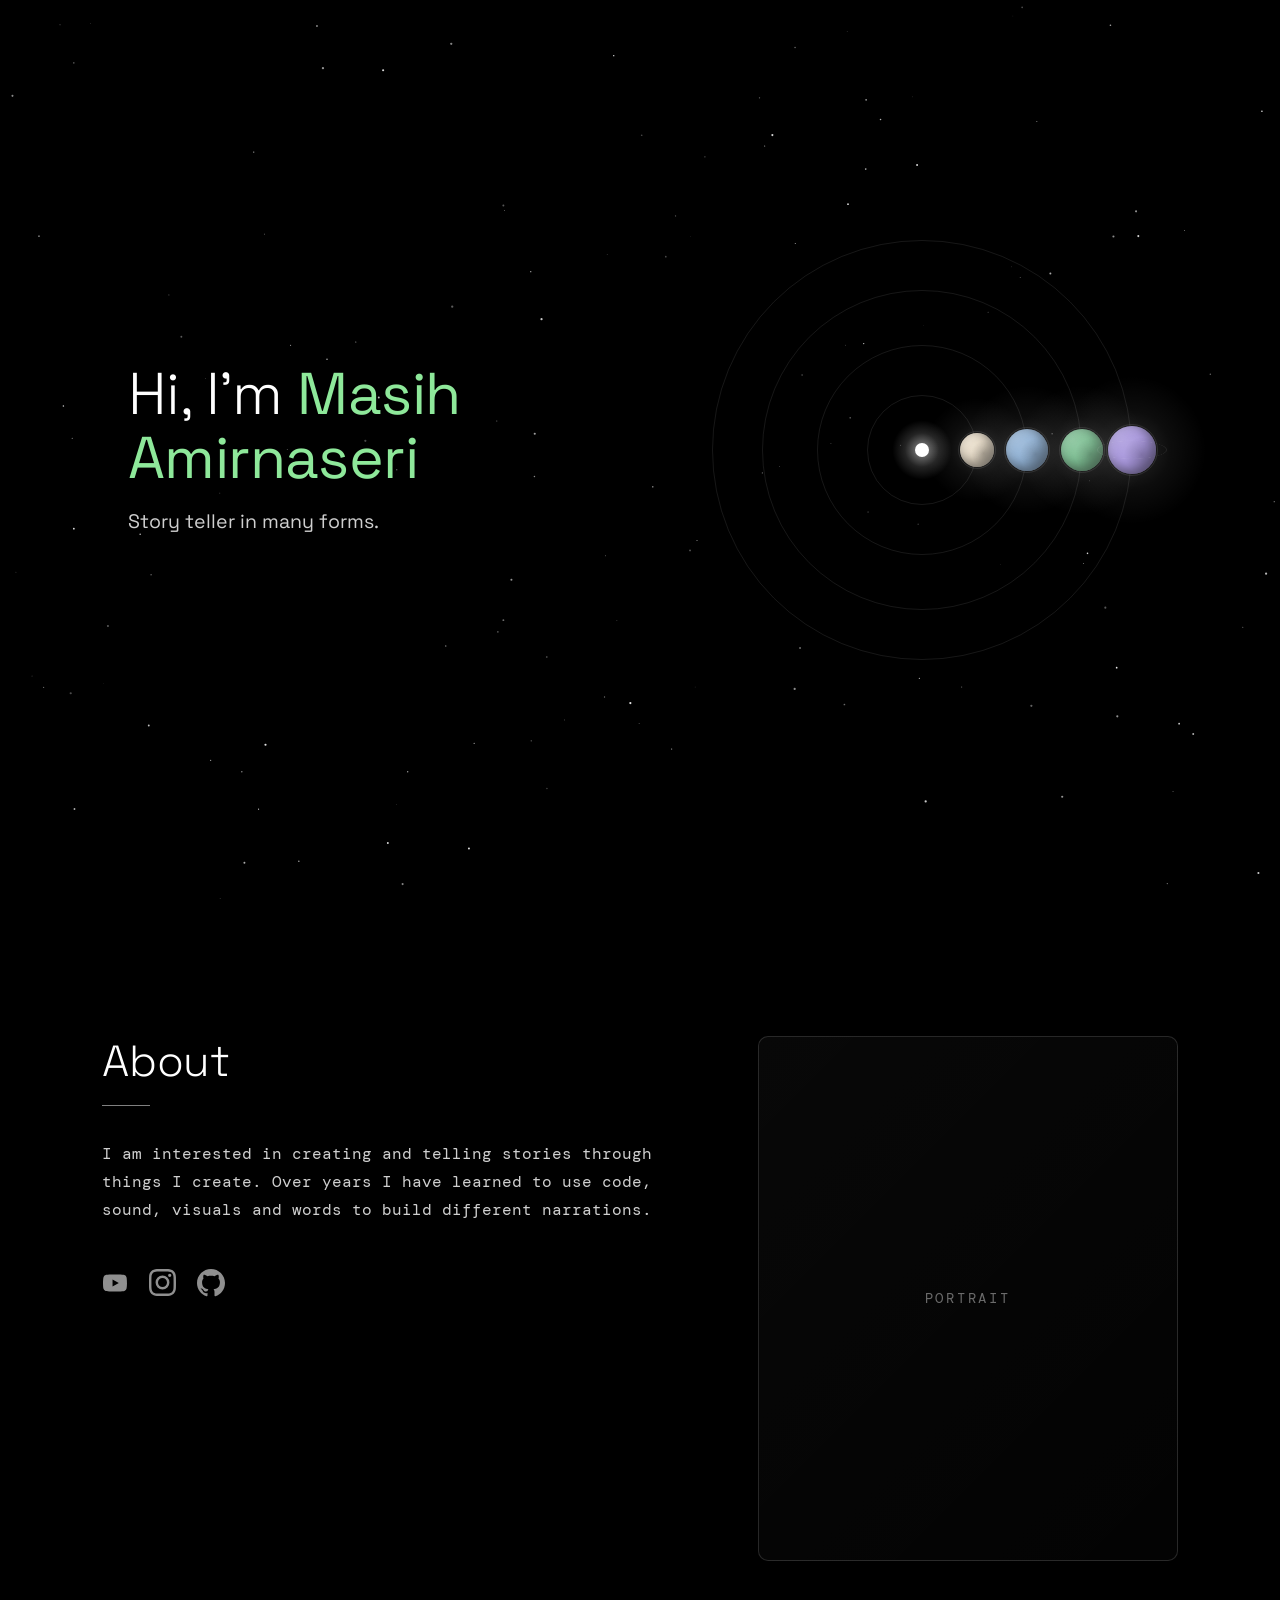
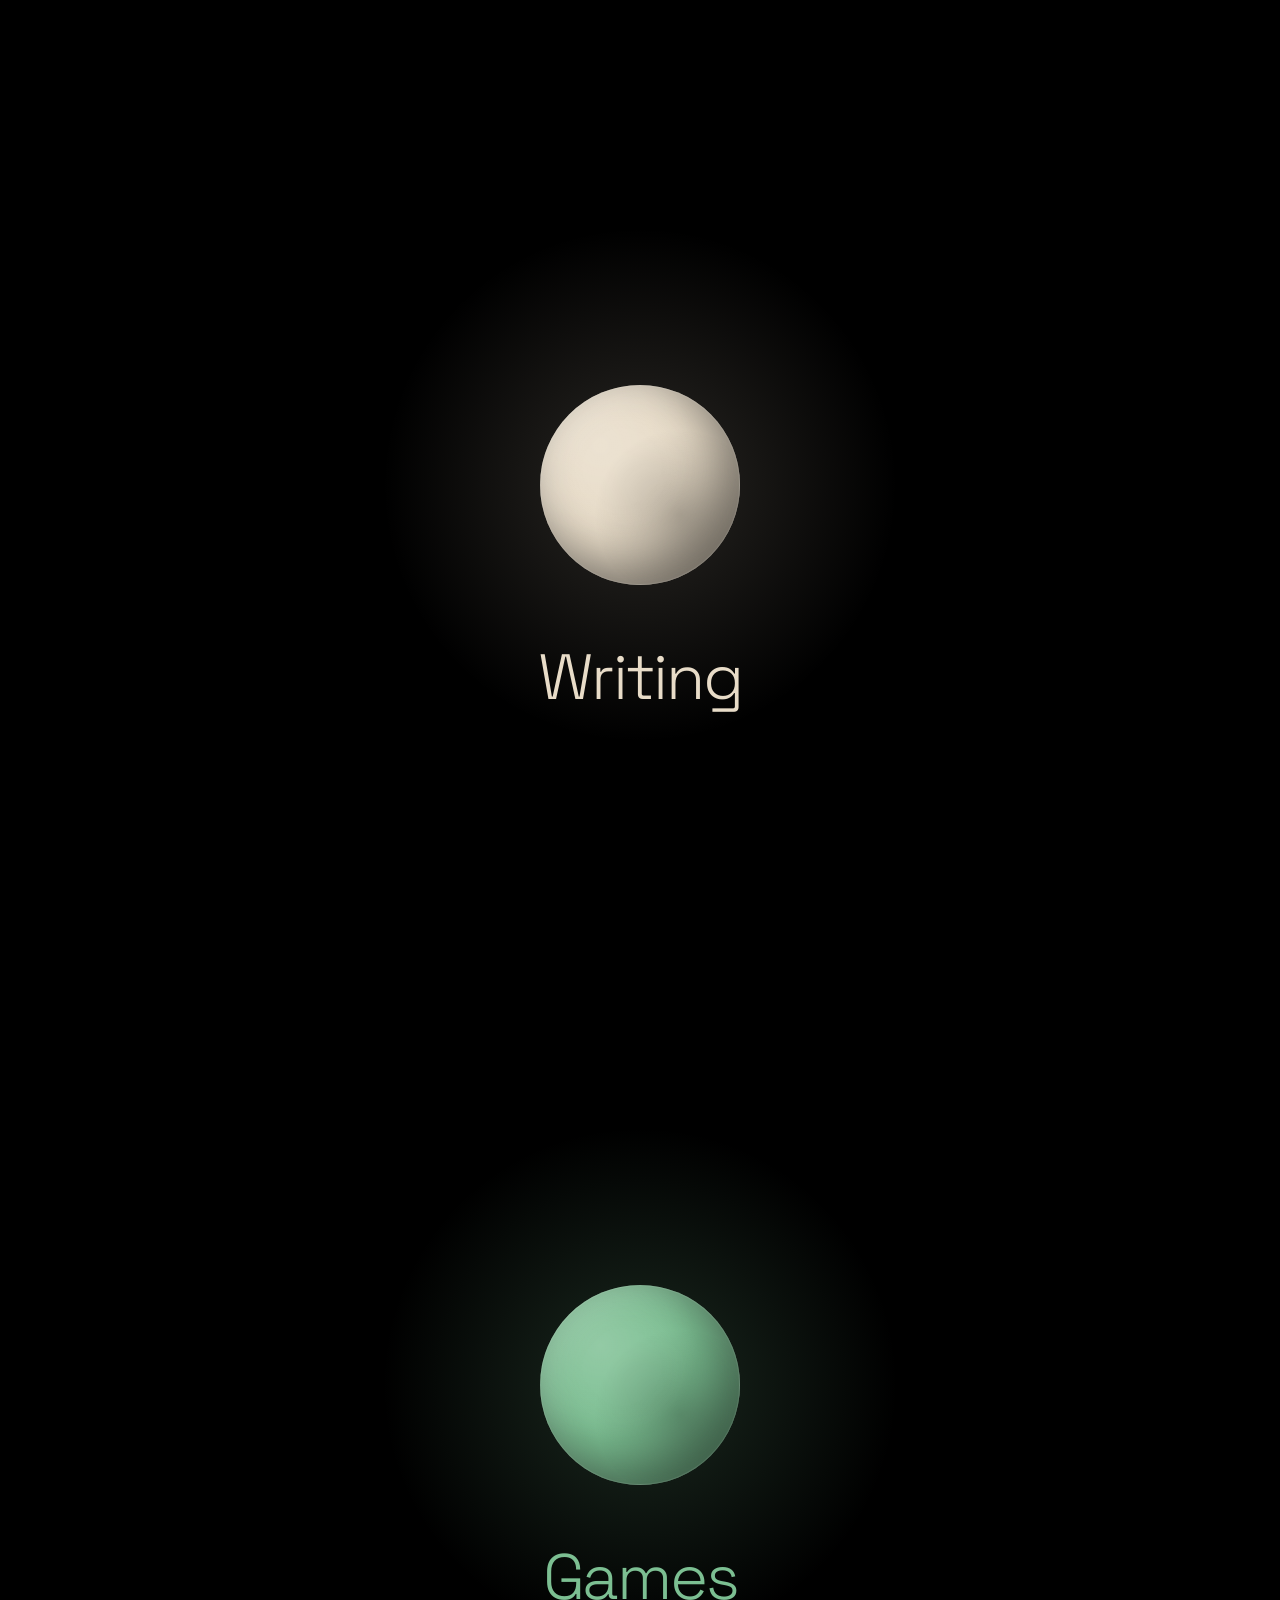
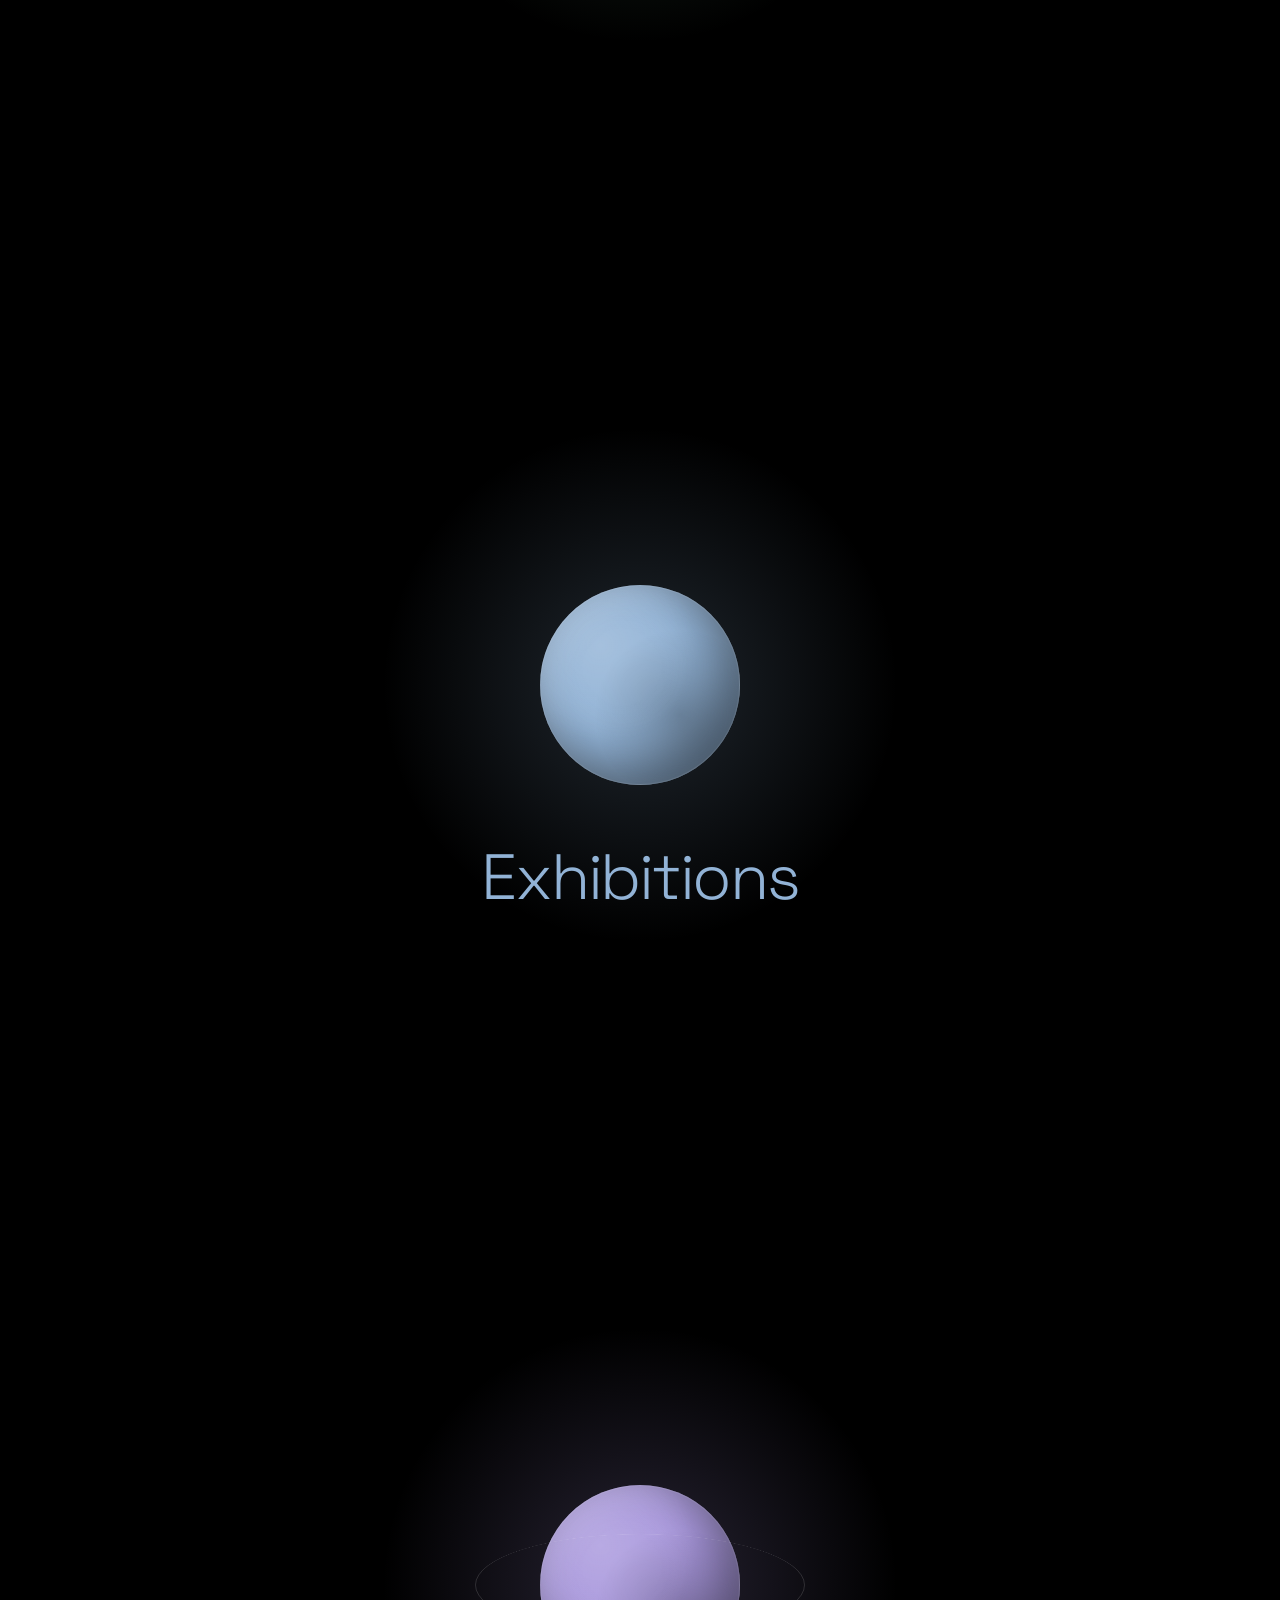
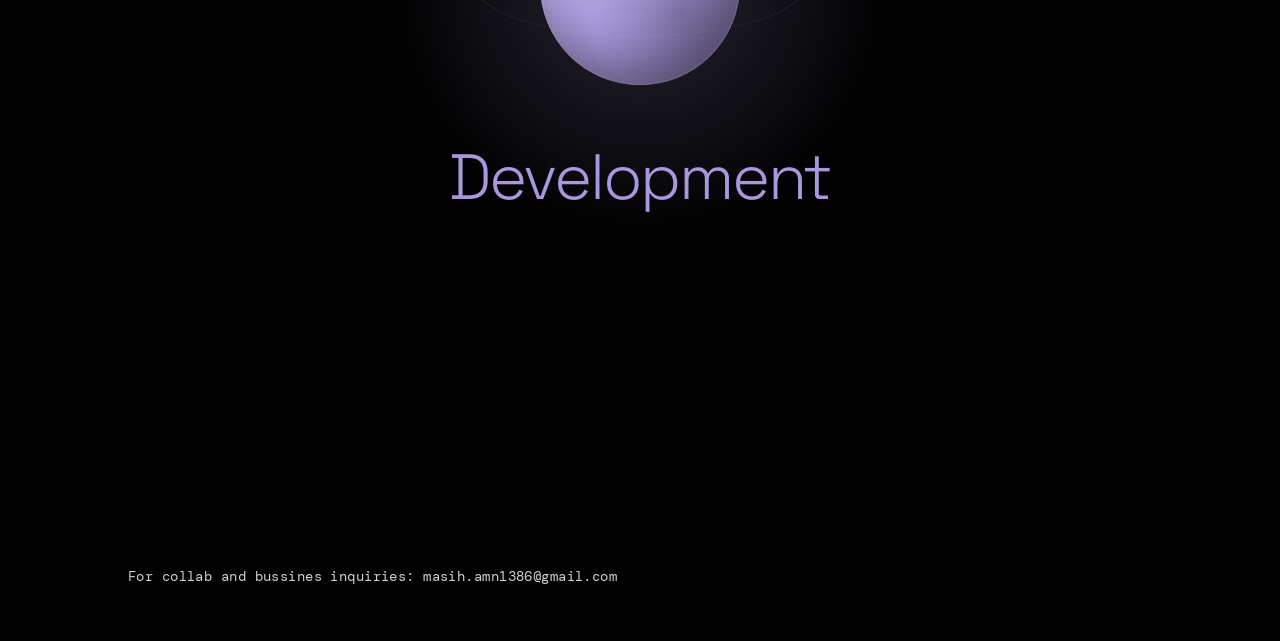
<file: index.html>
<!DOCTYPE html>
<html lang="en">
<head>
    <meta charset="UTF-8">
    <meta name="viewport" content="width=device-width, initial-scale=1.0">
    <title>Masih Amirnaseri</title>
    <meta name="description" content="Masih Amirnaseri — working across writing, interactive games, physical exhibitions, and digital platforms.">
    <meta name="theme-color" content="#000000">
    <link rel="canonical" href="https://masihamirnaseri.com/">

    <!-- Social preview. Update domain and add og:image later. -->
    <meta property="og:type" content="website">
    <meta property="og:title" content="Masih Amirnaseri">
    <meta property="og:description" content="Working across writing, interactive games, physical exhibitions, and digital platforms.">
    <meta property="og:site_name" content="Masih Amirnaseri">
    <meta property="og:url" content="https://masihamirnaseri.com/">
    <meta name="twitter:card" content="summary_large_image">
    <meta name="twitter:title" content="Masih Amirnaseri">
    <meta name="twitter:description" content="Working across writing, interactive games, physical exhibitions, and digital platforms.">

    <link rel="icon" href="data:image/svg+xml,<svg xmlns='http://www.w3.org/2000/svg' viewBox='0 0 100 100'><circle cx='50' cy='50' r='40' fill='%23a3f0a3'/><circle cx='65' cy='35' r='15' fill='black'/></svg>">

    <link rel="preconnect" href="https://fonts.googleapis.com">
    <link rel="preconnect" href="https://fonts.gstatic.com" crossorigin>
    <link href="https://fonts.googleapis.com/css2?family=DM+Mono:ital,wght@0,300;0,400;0,500;1,300&family=Space+Grotesk:wght@300;400;500;600&family=Cormorant+Garamond:ital,wght@0,400;0,500;1,400&family=Silkscreen:wght@400;700&display=swap" rel="stylesheet">

    <link rel="stylesheet" href="style.css">
<link rel="preload" as="style" href="https://fonts.googleapis.com/css2?family=DM+Mono:ital,wght@0,300;0,400;0,500;1,300&family=Space+Grotesk:wght@300;400;500;600&family=Cormorant+Garamond:ital,wght@0,400;0,500;1,400&display=swap">
    <script>document.documentElement.classList.add('js');</script>

    <!-- Structured data. Update name / url / knowsAbout. -->
    <script type="application/ld+json">
    {
        "@context": "https://schema.org",
        "@graph": [
            {
                "@type": "Person",
                "@id": "https://masihamirnaseri.com/#person",
                "name": "Masih Amirnaseri",
                "url": "https://masihamirnaseri.com/",
                "knowsAbout": ["Writing", "Exhibitions", "Game Design", "Creative Development"]
            },
            {
                "@type": "WebSite",
                "@id": "https://masihamirnaseri.com/#website",
                "url": "https://masihamirnaseri.com/",
                "name": "Masih Amirnaseri",
                "inLanguage": "en",
                "publisher": { "@id": "https://masihamirnaseri.com/#person" }
            }
        ]
    }
    </script>
</head>

<body>

<a class="skip-link" href="#about">Skip to content</a>

<canvas id="starfield" aria-hidden="true"></canvas>

<div class="site">

    <main>

        <!-- Hero. Change the greeting and one-liner. -->
        <section class="landing" aria-label="Introduction">
            <div class="landing-text">

                <h1 class="main-name reveal">
                    Hi, I'm <span class="accent">Masih Amirnaseri</span>
                </h1>

                <p class="welcome-sub reveal" style="--reveal-delay: 0.12s">
                    Story teller in many forms.
                </p>

            </div>

            <!-- Solar system. Each .orbit wraps one planet. Reorder to change layering. -->
            <div class="solar-system-container">
                <div class="solar-system">

                    <div class="central-star" aria-hidden="true"></div>

                    <div class="orbit-ring" data-orbit="1" aria-hidden="true"></div>
                    <div class="orbit-ring" data-orbit="2" aria-hidden="true"></div>
                    <div class="orbit-ring" data-orbit="3" aria-hidden="true"></div>
                    <div class="orbit-ring" data-orbit="4" aria-hidden="true"></div>

                    <div class="orbit planet-writing">
                        <div class="planet">
                            <span class="planet-glow"></span>
                            <span class="planet-body"></span>
                        </div>
                    </div>

                    <div class="orbit planet-exhibitions">
                        <div class="planet">
                            <span class="planet-glow"></span>
                            <span class="planet-body"></span>
                        </div>
                    </div>

                    <div class="orbit planet-games">
                        <div class="planet">
                            <span class="planet-glow"></span>
                            <span class="planet-body"></span>
                        </div>
                    </div>

                    <div class="orbit planet-development">
                        <div class="planet">
                            <span class="planet-glow"></span>
                            <span class="planet-body"></span>
                            <span class="planet-rings"></span>
                        </div>
                    </div>

                </div>
            </div>
        </section>

        <!-- About. Replace the two <p> tags and the social href="#" values. -->
        <section class="about" id="about" aria-label="About">
            <div class="about-inner">
                <div class="about-hero">

                    <div class="about-text">

                        <h2 class="section-title reveal">About</h2>

                        <div class="about-bio reveal" style="--reveal-delay: 0.08s">
                            <p>I am interested in creating and telling stories through things I create. Over years I have learned to use code, sound, visuals and words to build different narrations.</p>
                         
                        </div>

                        <div class="social-row" aria-label="Social links">

                            <a href="#" class="social-icon youtube reveal" title="YouTube" aria-label="YouTube" target="_blank" rel="noopener">
                                <svg viewBox="0 0 24 24" aria-hidden="true"><path d="M23.498 6.186a2.94 2.94 0 0 0-2.07-2.087C19.618 3.6 12 3.6 12 3.6s-7.618 0-9.428.499A2.94 2.94 0 0 0 .502 6.186C0 7.996 0 12 0 12s0 4.004.502 5.814a2.94 2.94 0 0 0 2.07 2.087C4.382 20.4 12 20.4 12 20.4s7.618 0 9.428-.499a2.94 2.94 0 0 0 2.07-2.087C24 16.004 24 12 24 12s0-4.004-.502-5.814zM9.545 15.568V8.432L15.818 12l-6.273 3.568z"/></svg>
                            </a>

                            <a href="#" class="social-icon instagram reveal" title="Instagram" aria-label="Instagram" target="_blank" rel="noopener">
                                <svg viewBox="0 0 24 24" aria-hidden="true"><path d="M12 2.163c3.204 0 3.584.012 4.85.07 3.252.148 4.771 1.691 4.919 4.919.058 1.265.069 1.645.069 4.849 0 3.205-.012 3.584-.069 4.849-.149 3.225-1.664 4.771-4.919 4.919-1.266.058-1.644.07-4.85.07-3.204 0-3.584-.012-4.849-.07-3.26-.149-4.771-1.699-4.919-4.92-.058-1.265-.07-1.644-.07-4.849 0-3.204.013-3.583.07-4.849.149-3.227 1.664-4.771 4.919-4.919 1.266-.057 1.645-.069 4.849-.069zM12 0C8.741 0 8.333.014 7.053.072 2.695.272.273 2.69.073 7.052.014 8.333 0 8.741 0 12c0 3.259.014 3.668.072 4.948.2 4.358 2.618 6.78 6.98 6.98C8.333 23.986 8.741 24 12 24c3.259 0 3.668-.014 4.948-.072 4.354-.2 6.782-2.618 6.979-6.98.059-1.28.073-1.689.073-4.948 0-3.259-.014-3.667-.072-4.947-.196-4.354-2.617-6.78-6.979-6.98C15.668.014 15.259 0 12 0zm0 5.838a6.162 6.162 0 100 12.324 6.162 6.162 0 000-12.324zM12 16a4 4 0 110-8 4 4 0 010 8zm6.406-11.845a1.44 1.44 0 100 2.881 1.44 1.44 0 000-2.881z"/></svg>
                            </a>

                            <a href="#" class="social-icon github reveal" title="GitHub" aria-label="GitHub" target="_blank" rel="noopener">
                                <svg viewBox="0 0 24 24" aria-hidden="true"><path d="M12 0c-6.626 0-12 5.373-12 12 0 5.302 3.438 9.8 8.207 11.387.599.111.793-.261.793-.577v-2.234c-3.338.726-4.033-1.416-4.033-1.416-.546-1.387-1.333-1.756-1.333-1.756-1.089-.745.083-.729.083-.729 1.205.084 1.839 1.237 1.839 1.237 1.07 1.834 2.807 1.304 3.492.997.107-.775.418-1.305.762-1.604-2.665-.305-5.467-1.334-5.467-5.931 0-1.311.469-2.381 1.236-3.221-.124-.303-.535-1.524.117-3.176 0 0 1.008-.322 3.301 1.23.957-.266 1.983-.399 3.003-.404 1.02.005 2.047.138 3.006.404 2.291-1.552 3.297-1.23 3.297-1.23.653 1.653.242 2.874.118 3.176.77.84 1.235 1.911 1.235 3.221 0 4.609-2.807 5.624-5.479 5.921.43.372.823 1.102.823 2.222v3.293c0 .319.192.694.801.576 4.765-1.589 8.199-6.086 8.199-11.386 0-6.627-5.373-12-12-12z"/></svg>
                            </a>

                        </div>
                    </div>

                    <!-- Replace <span>Portrait</span> with <img src="portrait.jpg" alt="..."> when ready. -->
                    <div class="about-portrait reveal" style="--reveal-delay: 0.16s">
                        <span>Portrait</span>
                    </div>

                </div>
            </div>
        </section>

        <!-- Category scenes. Update href when you create each page. -->
        <div class="scenes">

            <a href="writing.html" class="category-scene" data-cat="writing" data-side="left" aria-label="Writing">
                <div class="scene-planet" aria-hidden="true">
                    <div class="planet-big planet-big--writing"></div>
                </div>
                <span class="scene-name" aria-hidden="true">Writing</span>
            </a>

            <a href="games.html" class="category-scene" data-cat="games" data-side="left" aria-label="Games">
                <div class="scene-planet" aria-hidden="true">
                    <div class="planet-big planet-big--games"></div>
                </div>
                <span class="scene-name" aria-hidden="true">Games</span>
            </a>

            <a href="exhibitions.html" class="category-scene" data-cat="exhibitions" data-side="right" aria-label="Exhibitions">
                <div class="scene-planet" aria-hidden="true">
                    <div class="planet-big planet-big--exhibitions"></div>
                </div>
                <span class="scene-name" aria-hidden="true">Exhibitions</span>
            </a>

          

            <a href="dev.html" class="category-scene" data-cat="development" data-side="right" aria-label="Development">
                <div class="scene-planet" aria-hidden="true">
                    <div class="planet-big planet-big--development"><div class="planet-big-ring"></div></div>
                </div>
                <span class="scene-name" aria-hidden="true">Development</span>
            </a>

        </div>

    </main>

    <footer class="site-footer">
        <a href="mailto:masih.amn1386@gmail.com">For collab and bussines inquiries: masih.amn1386@gmail.com</a>
    </footer>

</div>

<script>
// Starfield on the background canvas.
(function starfield() {
    const canvas = document.getElementById('starfield');
    if (!canvas) return;

    const ctx = canvas.getContext('2d');
    let w = 0, h = 0;
    let stars = [];

    function spawn() {
        return {
            x: Math.random(),
            y: Math.random(),
            r: Math.random() * 0.9 + 0.25,
            alpha: Math.random() * 0.7 + 0.25
        };
    }

    function resize() {
        w = canvas.width = window.innerWidth;
        h = canvas.height = window.innerHeight;
        const count = Math.min(260, Math.floor((w * h) / 8000));
        stars = Array.from({ length: count }, spawn);
        draw();
    }

    function draw() {
        ctx.clearRect(0, 0, w, h);
        for (const s of stars) {
            ctx.fillStyle = 'rgba(255,255,255,' + s.alpha.toFixed(3) + ')';
            ctx.beginPath();
            ctx.arc(s.x * w, s.y * h, s.r, 0, Math.PI * 2);
            ctx.fill();
        }
    }

    window.addEventListener('resize', resize);
    resize();
})();

// Fade elements in when they scroll into view. Add class="reveal" to opt in.
(function setupReveals() {
    const els = document.querySelectorAll('.reveal');
    if (!els.length) return;

    const observer = new IntersectionObserver((entries) => {
        for (const entry of entries) {
            if (entry.isIntersecting) {
                entry.target.classList.add('revealed');
                observer.unobserve(entry.target);
            }
        }
    }, { threshold: 0.12, rootMargin: '0px 0px -60px 0px' });

    els.forEach(el => observer.observe(el));
})();

// Slide planets in when each category scene scrolls into view.
(function setupScenes() {
    const scenes = document.querySelectorAll('.category-scene');
    if (!scenes.length) return;

    const observer = new IntersectionObserver((entries) => {
        for (const entry of entries) {
            if (entry.isIntersecting) {
                entry.target.classList.add('visible');
                observer.unobserve(entry.target);
            }
        }
    }, { threshold: 0.25 });

    scenes.forEach(el => observer.observe(el));
})();

// Fade the scrollbar in for 1s after scrolling, then out.
(function minimalScrollbar() {
    const root = document.documentElement;
    let timer = null;
    window.addEventListener('scroll', () => {
        root.classList.add('is-scrolling');
        if (timer) clearTimeout(timer);
        timer = setTimeout(() => root.classList.remove('is-scrolling'), 1000);
    }, { passive: true });
})();
</script>

</body>
</html>
</file>
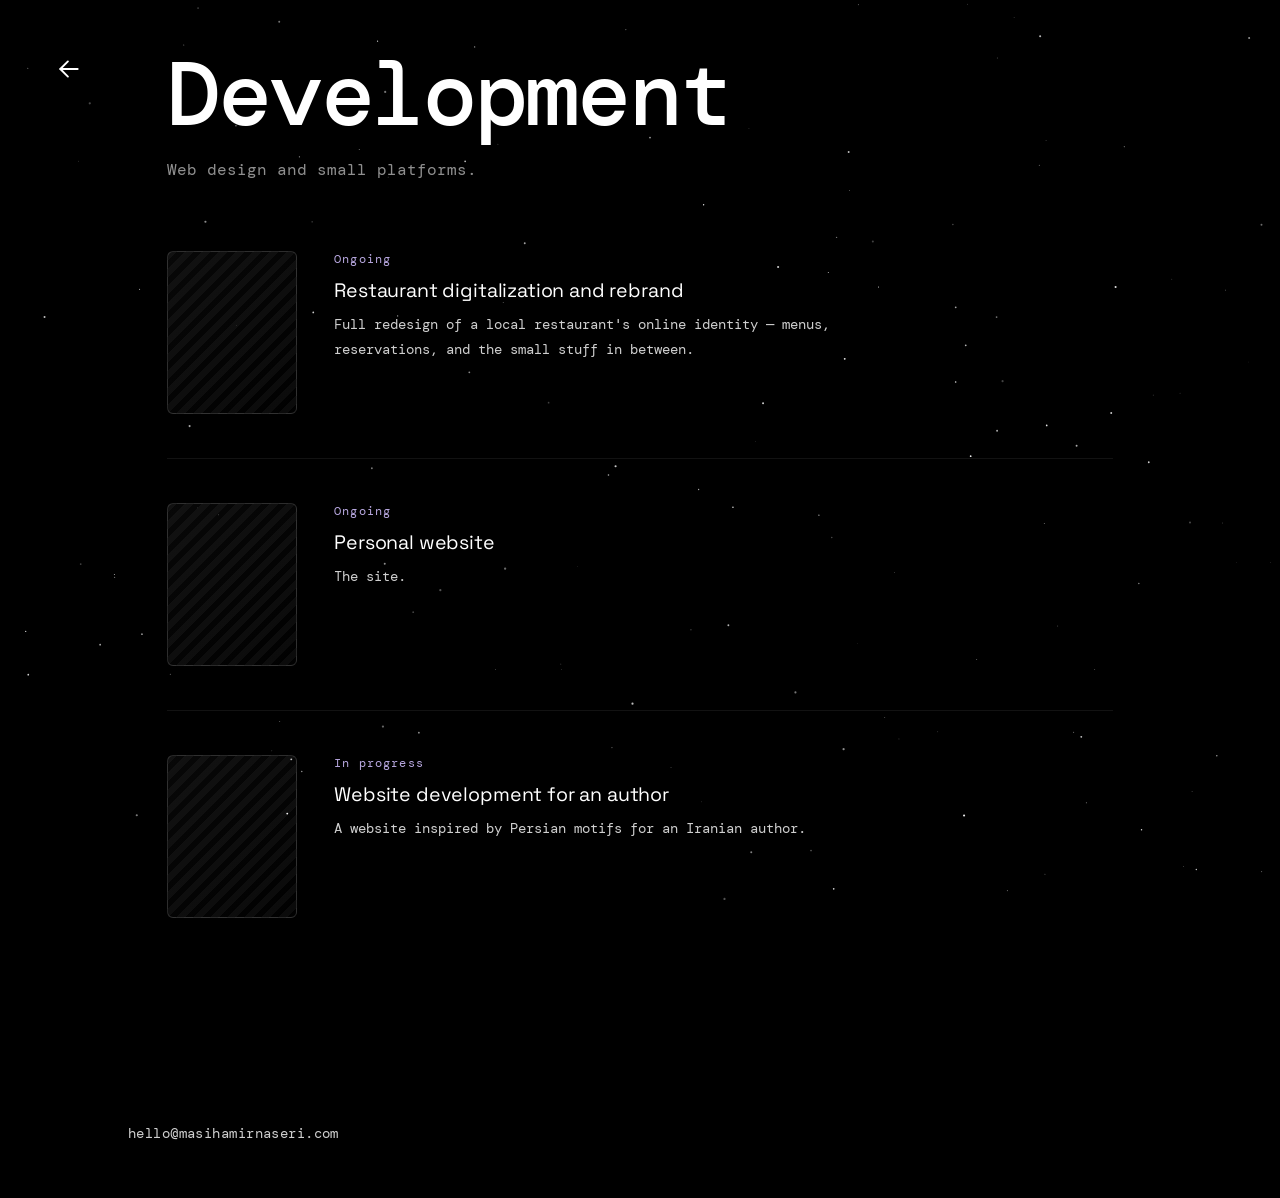
<file: dev.html>
<!DOCTYPE html>
<html lang="en">
<head>
    <meta charset="UTF-8">
    <meta name="viewport" content="width=device-width, initial-scale=1.0">
    <title>Development — Masih Amirnaseri</title>
    <meta name="description" content="Web platforms, creative tooling, and small digital products by Masih Amirnaseri.">
    <meta name="theme-color" content="#000000">
    <link rel="canonical" href="https://masihamirnaseri.com/development.html">
<link rel="preload" as="style" href="https://fonts.googleapis.com/css2?family=DM+Mono:ital,wght@0,300;0,400;0,500;1,300&family=Space+Grotesk:wght@300;400;500;600&family=Cormorant+Garamond:ital,wght@0,400;0,500;1,400&display=swap">
    <meta property="og:type" content="website">
    <meta property="og:title" content="Development — Masih Amirnaseri">
    <meta property="og:description" content="Web platforms, creative tooling, and small digital products.">
    <meta property="og:url" content="https://masihamirnaseri.com/development.html">

    <link rel="icon" href="data:image/svg+xml,<svg xmlns='http://www.w3.org/2000/svg' viewBox='0 0 100 100'><circle cx='50' cy='50' r='40' fill='%23a3f0a3'/><circle cx='65' cy='35' r='15' fill='black'/></svg>">

    <link rel="preconnect" href="https://fonts.googleapis.com">
    <link rel="preconnect" href="https://fonts.gstatic.com" crossorigin>
    <link href="https://fonts.googleapis.com/css2?family=DM+Mono:ital,wght@0,300;0,400;0,500;1,300&family=Space+Grotesk:wght@300;400;500;600&family=Cormorant+Garamond:ital,wght@0,400;0,500;1,400&display=swap" rel="stylesheet">

    <style>
        *, *::before, *::after { margin: 0; padding: 0; box-sizing: border-box; }

        :root {
            --bg: #000;
            --text: #ffffff;
            --text-soft: #cfcfcf;
            --text-muted: #8f8f8f;
            --line: rgba(255, 255, 255, 0.14);
            --line-soft: rgba(255, 255, 255, 0.07);
            --page-accent: #b8a8e0;
            --font-mono: 'DM Mono', ui-monospace, 'SF Mono', Menlo, monospace;
            --font-sans: 'Space Grotesk', system-ui, -apple-system, 'Segoe UI', sans-serif;
            --ease-out: cubic-bezier(0.22, 0.61, 0.36, 1);
            --edge: 10vw;
        }

        html {
            scrollbar-width: thin;
            scrollbar-color: transparent transparent;
            transition: scrollbar-color 0.8s ease;
        }
        html::-webkit-scrollbar { width: 5px; height: 5px; }
        html::-webkit-scrollbar-track { background: transparent; }
        html::-webkit-scrollbar-thumb { background: transparent; border-radius: 5px; transition: background 0.8s ease; }
        html.is-scrolling { scrollbar-color: rgba(255, 255, 255, 0.22) transparent; }
        html.is-scrolling::-webkit-scrollbar-thumb { background: rgba(255, 255, 255, 0.22); }

        html, body {
            width: 100%;
            min-height: 100vh;
            min-height: 100dvh;
            background: var(--bg);
            color: var(--text);
            font-family: var(--font-mono);
            font-size: 17px;
            line-height: 1.6;
            -webkit-font-smoothing: antialiased;
            -moz-osx-font-smoothing: grayscale;
            overflow-x: clip;
        }

        a { color: inherit; }
        ::selection { background: var(--page-accent); color: #000; }

        .skip-link {
            position: fixed; top: -100px; left: 1rem; z-index: 300;
            padding: 0.7rem 1.2rem;
            background: var(--page-accent); color: #000;
            font-size: 0.78rem; letter-spacing: 0.12em; text-transform: uppercase;
            text-decoration: none; border-radius: 4px;
            transition: top 0.2s;
        }
        .skip-link:focus { top: 1rem; outline: 2px solid #fff; outline-offset: 2px; }

        canvas#starfield { position: fixed; inset: 0; z-index: 0; pointer-events: none; }

        .site {
            position: relative; z-index: 1;
            min-height: 100vh; min-height: 100dvh;
            display: flex; flex-direction: column;
        }
        main { position: relative; z-index: 2; flex: 1; }

        .site-footer {
            position: relative; z-index: 2;
            padding: 4rem var(--edge) 3rem;
            font-family: var(--font-mono);
            font-size: 0.85rem; letter-spacing: 0.03em;
            color: var(--text-muted);
        }
        .site-footer a {
            display: inline-block;
            color: var(--text-soft); text-decoration: none;
            padding-bottom: 1px;
            border-bottom: 1px solid transparent;
            transition: color 0.3s ease, border-color 0.3s ease;
        }
        .site-footer a:hover { color: var(--page-accent); border-bottom-color: var(--page-accent); }
        .site-footer a:focus-visible { outline: 2px solid var(--page-accent); outline-offset: 3px; border-radius: 2px; }

        .js .reveal { opacity: 0; transform: translateY(16px); }
        .js .reveal.revealed {
            animation: revealIn 0.7s var(--ease-out) forwards;
            animation-delay: var(--reveal-delay, 0s);
        }
        @keyframes revealIn {
            from { opacity: 0; transform: translateY(16px); }
            to   { opacity: 1; transform: translateY(0); }
        }

        .cat-layout { max-width: 1100px; margin: 0 auto; padding: 3rem 6vw 8rem; }

        .cat-back {
            position: fixed; top: 2.5rem; left: 2.5rem; z-index: 20;
            display: inline-flex; align-items: center; justify-content: center;
            width: 52px; height: 52px; border-radius: 50%;
            background: transparent; color: #fff;
            text-decoration: none;
            transition: background-color 0.35s var(--ease-out), color 0.35s var(--ease-out);
        }
        .cat-back svg {
            display: block; width: 26px; height: 26px;
            stroke: currentColor; stroke-width: 1.75; fill: none;
            stroke-linecap: round; stroke-linejoin: round;
        }
        .cat-back:hover { background: var(--page-accent); color: #000; }
        .cat-back:focus-visible { outline: 2px solid var(--page-accent); outline-offset: 3px; }

        .cat-title {
            font-family: var(--font-mono);
            font-weight: 500;
            font-style: normal;
            font-size: clamp(2.8rem, 7vw, 5.5rem);
            line-height: 0.98;
            letter-spacing: -0.03em;
            color: #fff;
            margin: 0 0 1.1rem;
        }
        .cat-intro {
            font-family: var(--font-mono);
            font-size: 0.95rem;
            line-height: 1.6;
            color: var(--text-muted);
            max-width: 60ch;
            margin-bottom: 4rem;
        }

        .cat-list { display: flex; flex-direction: column; gap: 2.6rem; }

        .cat-item {
            display: grid;
            grid-template-columns: 130px 1fr;
            gap: 2.2rem;
            align-items: start;
            padding-bottom: 2.6rem;
            border-bottom: 1px solid var(--line-soft);
        }
        .cat-item:last-child { border-bottom: none; padding-bottom: 0; }

        .cat-item-thumb {
            width: 100%;
            aspect-ratio: 4 / 5;
            border: 1px solid var(--line);
            border-radius: 6px;
            overflow: hidden;
            background:
                repeating-linear-gradient(135deg, rgba(255,255,255,0.04) 0, rgba(255,255,255,0.04) 6px, transparent 6px, transparent 12px),
                linear-gradient(135deg, rgba(255,255,255,0.03), rgba(255,255,255,0.005));
        }
        .cat-item-thumb img { width: 100%; height: 100%; object-fit: cover; display: block; }

        .cat-item-body { min-width: 0; }
        .cat-item-meta {
            font-family: var(--font-mono);
            font-size: 0.68rem; letter-spacing: 0.1em;
            color: var(--page-accent);
            margin-bottom: 0.5rem;
        }
        .cat-item-title {
            font-family: var(--font-sans);
            font-size: 1.15rem; font-weight: 400;
            color: #fff; line-height: 1.3; letter-spacing: -0.008em;
            margin-bottom: 0.5rem;
        }
        .cat-item-desc {
            font-size: 0.85rem; line-height: 1.7;
            color: var(--text-soft);
            max-width: 62ch;
        }

        @media (max-width: 900px) {
            .cat-back { position: static; margin-bottom: 1.5rem; width: 44px; height: 44px; }
            .cat-back svg { width: 22px; height: 22px; }
            .cat-layout { padding: 2rem 6vw 6rem; }
            .cat-title { font-size: clamp(2.4rem, 11vw, 3.6rem); margin-bottom: 0.9rem; }
            .cat-intro { font-size: 1rem; margin-bottom: 3rem; }
            .cat-list { gap: 2.2rem; }
            .cat-item { grid-template-columns: 100px 1fr; gap: 1.3rem; padding-bottom: 2.2rem; }
            .cat-item-title { font-size: 1.05rem; }
            .cat-item-desc { font-size: 0.82rem; }
            .site-footer { padding: 3rem 6vw 2rem; font-size: 0.78rem; }
        }

        @media (prefers-reduced-motion: reduce) {
            *, *::before, *::after {
                animation-duration: 0.01ms !important;
                animation-delay: 0s !important;
                animation-iteration-count: 1 !important;
                transition-duration: 0.01ms !important;
                transition-delay: 0s !important;
            }
        }
    </style>

    <script>document.documentElement.classList.add('js');</script>
</head>

<body>

<a class="skip-link" href="#content">Skip to content</a>
<canvas id="starfield" aria-hidden="true"></canvas>

<div class="site">

    <main id="content">

        <article class="cat-layout">

            <a href="index.html" class="cat-back" aria-label="Back">
                <svg viewBox="0 0 24 24" aria-hidden="true">
                    <line x1="20" y1="12" x2="4" y2="12"></line>
                    <polyline points="11 5 4 12 11 19"></polyline>
                </svg>
            </a>

            <h1 class="cat-title">Development</h1>
            <p class="cat-intro">Web design and small platforms.</p>

            <div class="cat-list">

                 <article class="cat-item reveal">
                    <div class="cat-item-thumb" aria-hidden="true"></div>
                    <div class="cat-item-body">
                        <div class="cat-item-meta">Ongoing</div>
                        <h2 class="cat-item-title">Restaurant digitalization and rebrand</h2>
                        <p class="cat-item-desc">Full redesign of a local restaurant's online identity — menus, reservations, and the small stuff in between.</p>
                    </div>
                </article>


                <article class="cat-item reveal" style="--reveal-delay: 0.06s">
                    <div class="cat-item-thumb" aria-hidden="true"></div>
                    <div class="cat-item-body">
                        <div class="cat-item-meta">Ongoing</div>
                        <h2 class="cat-item-title">Personal website</h2>
                        <p class="cat-item-desc">The site.</p>
                    </div>
                </article>

                <article class="cat-item reveal" style="--reveal-delay: 0.12s">
                    <div class="cat-item-thumb" aria-hidden="true"></div>
                    <div class="cat-item-body">
                        <div class="cat-item-meta">In progress</div>
                        <h2 class="cat-item-title">Website development for an author</h2>
                        <p class="cat-item-desc">A website inspired by Persian motifs for an Iranian author.</p>
                    </div>
                </article>

            </div>

        </article>

    </main>

    <footer class="site-footer">
        <a href="mailto:hello@masihamirnaseri.com">hello@masihamirnaseri.com</a>
    </footer>

</div>

<script>
(function starfield() {
    const canvas = document.getElementById('starfield');
    if (!canvas) return;
    const ctx = canvas.getContext('2d');
    let w = 0, h = 0, stars = [];
    function spawn() {
        return { x: Math.random(), y: Math.random(), r: Math.random() * 0.9 + 0.25, alpha: Math.random() * 0.7 + 0.25 };
    }
    function resize() {
        w = canvas.width = window.innerWidth;
        h = canvas.height = window.innerHeight;
        const count = Math.min(260, Math.floor((w * h) / 8000));
        stars = Array.from({ length: count }, spawn);
        draw();
    }
    function draw() {
        ctx.clearRect(0, 0, w, h);
        for (const s of stars) {
            ctx.fillStyle = 'rgba(255,255,255,' + s.alpha.toFixed(3) + ')';
            ctx.beginPath();
            ctx.arc(s.x * w, s.y * h, s.r, 0, Math.PI * 2);
            ctx.fill();
        }
    }
    window.addEventListener('resize', resize);
    resize();
})();

(function setupReveals() {
    const els = document.querySelectorAll('.reveal');
    if (!els.length) return;
    const observer = new IntersectionObserver((entries) => {
        for (const entry of entries) {
            if (entry.isIntersecting) {
                entry.target.classList.add('revealed');
                observer.unobserve(entry.target);
            }
        }
    }, { threshold: 0.12, rootMargin: '0px 0px -60px 0px' });
    els.forEach(el => observer.observe(el));
})();

(function minimalScrollbar() {
    const root = document.documentElement;
    let timer = null;
    window.addEventListener('scroll', () => {
        root.classList.add('is-scrolling');
        if (timer) clearTimeout(timer);
        timer = setTimeout(() => root.classList.remove('is-scrolling'), 1000);
    }, { passive: true });
})();
</script>

</body>
</html>
</file>
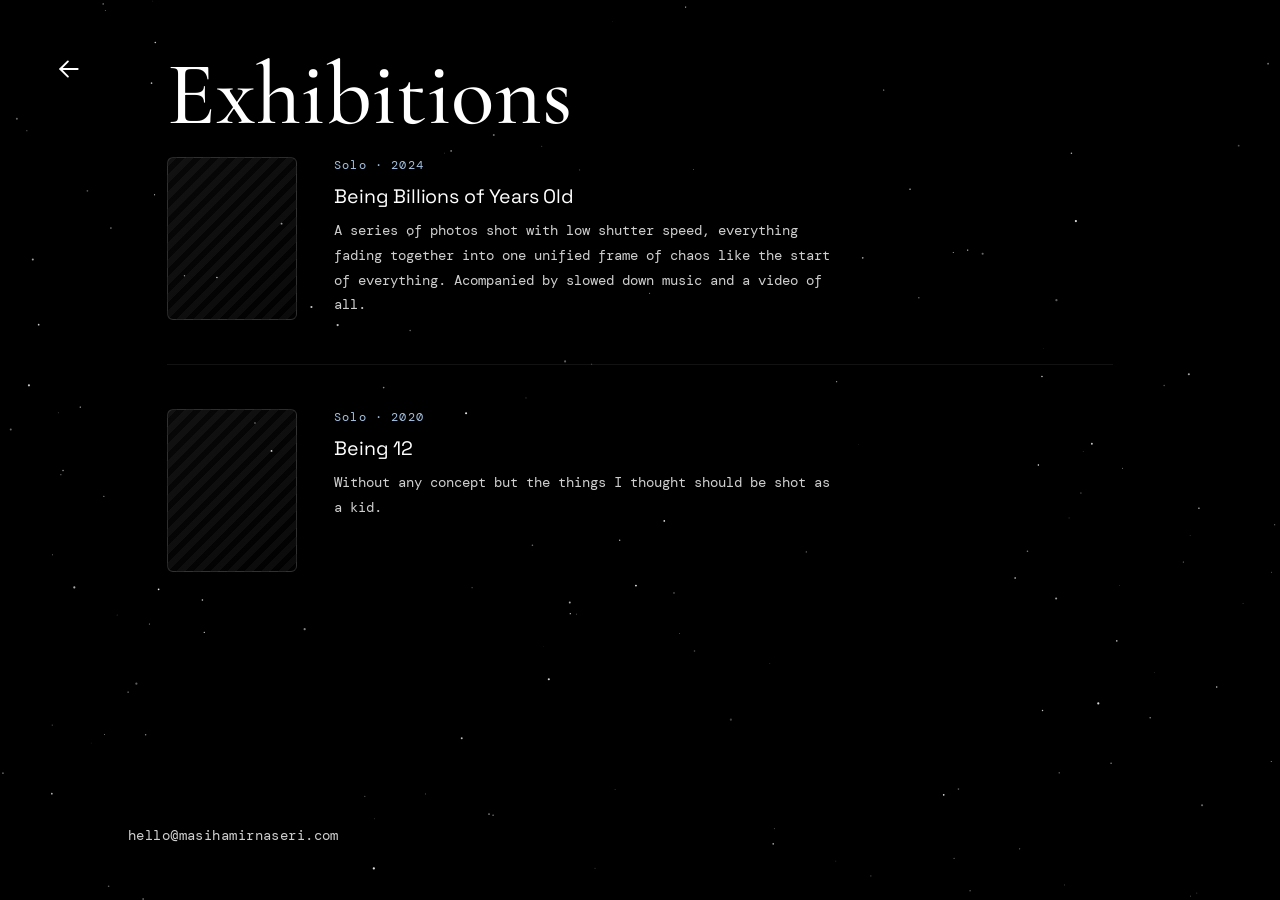
<file: exhibitions.html>
<!DOCTYPE html>
<html lang="en">
<head>
    <meta charset="UTF-8">
    <meta name="viewport" content="width=device-width, initial-scale=1.0">
    <title>Exhibitions — Masih Amirnaseri</title>
    <meta name="description" content="Physical installations and gallery work by Masih Amirnaseri.">
    <meta name="theme-color" content="#000000">
    <link rel="canonical" href="https://masihamirnaseri.com/exhibitions.html">
<link rel="preload" as="style" href="https://fonts.googleapis.com/css2?family=DM+Mono:ital,wght@0,300;0,400;0,500;1,300&family=Space+Grotesk:wght@300;400;500;600&family=Cormorant+Garamond:ital,wght@0,400;0,500;1,400&display=swap">
    <meta property="og:type" content="website">
    <meta property="og:title" content="Exhibitions — Masih Amirnaseri">
    <meta property="og:description" content="Physical installations and gallery work.">
    <meta property="og:url" content="https://masihamirnaseri.com/exhibitions.html">

    <link rel="icon" href="data:image/svg+xml,<svg xmlns='http://www.w3.org/2000/svg' viewBox='0 0 100 100'><circle cx='50' cy='50' r='40' fill='%23a3f0a3'/><circle cx='65' cy='35' r='15' fill='black'/></svg>">

    <link rel="preconnect" href="https://fonts.googleapis.com">
    <link rel="preconnect" href="https://fonts.gstatic.com" crossorigin>
    <link href="https://fonts.googleapis.com/css2?family=DM+Mono:ital,wght@0,300;0,400;0,500;1,300&family=Space+Grotesk:wght@300;400;500;600&family=Cormorant+Garamond:ital,wght@0,400;0,500;1,400&display=swap" rel="stylesheet">

    <style>
        *, *::before, *::after { margin: 0; padding: 0; box-sizing: border-box; }

        :root {
            --bg: #000;
            --text: #ffffff;
            --text-soft: #cfcfcf;
            --text-muted: #8f8f8f;
            --text-faint: #6b6b6b;
            --line: rgba(255, 255, 255, 0.14);
            --line-soft: rgba(255, 255, 255, 0.07);

            /* Accent for this page. Exhibitions is blue. */
            --page-accent: #a3c1e0;

            --font-mono: 'DM Mono', ui-monospace, 'SF Mono', Menlo, monospace;
            --font-sans: 'Space Grotesk', system-ui, -apple-system, 'Segoe UI', sans-serif;
            --font-serif: 'Cormorant Garamond', Georgia, 'Times New Roman', serif;

            --ease-out: cubic-bezier(0.22, 0.61, 0.36, 1);
            --edge: 10vw;
        }

        html {
            scrollbar-width: thin;
            scrollbar-color: transparent transparent;
            transition: scrollbar-color 0.8s ease;
        }
        html::-webkit-scrollbar { width: 5px; height: 5px; }
        html::-webkit-scrollbar-track { background: transparent; }
        html::-webkit-scrollbar-thumb {
            background: transparent;
            border-radius: 5px;
            transition: background 0.8s ease;
        }
        html.is-scrolling { scrollbar-color: rgba(255, 255, 255, 0.22) transparent; }
        html.is-scrolling::-webkit-scrollbar-thumb { background: rgba(255, 255, 255, 0.22); }

        html, body {
            width: 100%;
            min-height: 100vh;
            min-height: 100dvh;
            background: var(--bg);
            color: var(--text);
            font-family: var(--font-mono);
            font-size: 17px;
            line-height: 1.6;
            -webkit-font-smoothing: antialiased;
            -moz-osx-font-smoothing: grayscale;
            overflow-x: clip;
        }

        a { color: inherit; }
        ::selection { background: var(--page-accent); color: #000; }

        .skip-link {
            position: fixed;
            top: -100px;
            left: 1rem;
            z-index: 300;
            padding: 0.7rem 1.2rem;
            background: var(--page-accent);
            color: #000;
            font-size: 0.78rem;
            letter-spacing: 0.12em;
            text-transform: uppercase;
            text-decoration: none;
            border-radius: 4px;
            transition: top 0.2s;
        }
        .skip-link:focus { top: 1rem; outline: 2px solid #fff; outline-offset: 2px; }

        canvas#starfield { position: fixed; inset: 0; z-index: 0; pointer-events: none; }

        .site {
            position: relative;
            z-index: 1;
            min-height: 100vh;
            min-height: 100dvh;
            display: flex;
            flex-direction: column;
        }
        main { position: relative; z-index: 2; flex: 1; }

        .site-footer {
            position: relative;
            z-index: 2;
            padding: 4rem var(--edge) 3rem;
            font-family: var(--font-mono);
            font-size: 0.85rem;
            letter-spacing: 0.03em;
            color: var(--text-muted);
        }
        .site-footer a {
            display: inline-block;
            color: var(--text-soft);
            text-decoration: none;
            padding-bottom: 1px;
            border-bottom: 1px solid transparent;
            transition: color 0.3s ease, border-color 0.3s ease;
        }
        .site-footer a:hover { color: var(--page-accent); border-bottom-color: var(--page-accent); }
        .site-footer a:focus-visible { outline: 2px solid var(--page-accent); outline-offset: 3px; border-radius: 2px; }

        .js .reveal { opacity: 0; transform: translateY(16px); }
        .js .reveal.revealed {
            animation: revealIn 0.7s var(--ease-out) forwards;
            animation-delay: var(--reveal-delay, 0s);
        }
        @keyframes revealIn {
            from { opacity: 0; transform: translateY(16px); }
            to   { opacity: 1; transform: translateY(0); }
        }

        .cat-layout {
            max-width: 1100px;
            margin: 0 auto;
            padding: 3rem 6vw 8rem;
        }

        .cat-back {
            position: fixed;
            top: 2.5rem;
            left: 2.5rem;
            z-index: 20;
            display: inline-flex;
            align-items: center;
            justify-content: center;
            width: 52px;
            height: 52px;
            border-radius: 50%;
            background: transparent;
            color: #fff;
            text-decoration: none;
            transition: background-color 0.35s var(--ease-out), color 0.35s var(--ease-out);
        }
        .cat-back svg {
            display: block;
            width: 26px;
            height: 26px;
            stroke: currentColor;
            stroke-width: 1.75;
            fill: none;
            stroke-linecap: round;
            stroke-linejoin: round;
        }
        .cat-back:hover { background: var(--page-accent); color: #000; }
        .cat-back:focus-visible { outline: 2px solid var(--page-accent); outline-offset: 3px; }

        /* Exhibitions title: serif, upright, medium weight. */
        .cat-title {
            font-family: var(--font-serif);
            font-style: normal;
            font-weight: 500;
            font-size: clamp(2.8rem, 7vw, 5.5rem);
            line-height: 0.98;
            letter-spacing: 0.005em;
            color: #fff;
            margin: 0 0 1.1rem;
        }
        .cat-intro {
            font-family: var(--font-serif);
            font-size: clamp(1.05rem, 1.5vw, 1.25rem);
            line-height: 1.6;
            color: var(--text-muted);
            max-width: 60ch;
            margin-bottom: 4rem;
        }

        .cat-list { display: flex; flex-direction: column; gap: 2.6rem; }

        .cat-item {
            display: grid;
            grid-template-columns: 130px 1fr;
            gap: 2.2rem;
            align-items: start;
            padding-bottom: 2.6rem;
            border-bottom: 1px solid var(--line-soft);
        }
        .cat-item:last-child { border-bottom: none; padding-bottom: 0; }

        .cat-item-thumb {
            width: 100%;
            aspect-ratio: 4 / 5;
            border: 1px solid var(--line);
            border-radius: 6px;
            overflow: hidden;
            background:
                repeating-linear-gradient(135deg,
                    rgba(255, 255, 255, 0.04) 0,
                    rgba(255, 255, 255, 0.04) 6px,
                    transparent 6px,
                    transparent 12px),
                linear-gradient(135deg, rgba(255,255,255,0.03), rgba(255,255,255,0.005));
        }
        .cat-item-thumb img { width: 100%; height: 100%; object-fit: cover; display: block; }

        .cat-item-body { min-width: 0; }
        .cat-item-meta {
            font-family: var(--font-mono);
            font-size: 0.68rem;
            letter-spacing: 0.1em;
            color: var(--page-accent);
            margin-bottom: 0.5rem;
        }
        .cat-item-title {
            font-family: var(--font-sans);
            font-size: 1.15rem;
            font-weight: 400;
            color: #fff;
            line-height: 1.3;
            letter-spacing: -0.008em;
            margin-bottom: 0.5rem;
        }
        .cat-item-desc {
            font-size: 0.85rem;
            line-height: 1.7;
            color: var(--text-soft);
            max-width: 62ch;
        }

        @media (max-width: 900px) {
            .cat-back { position: static; margin-bottom: 1.5rem; width: 44px; height: 44px; }
            .cat-back svg { width: 22px; height: 22px; }
            .cat-layout { padding: 2rem 6vw 6rem; }
            .cat-title { font-size: clamp(2.4rem, 11vw, 3.6rem); margin-bottom: 0.9rem; }
            .cat-intro { font-size: 1rem; margin-bottom: 3rem; }
            .cat-list { gap: 2.2rem; }
            .cat-item { grid-template-columns: 100px 1fr; gap: 1.3rem; padding-bottom: 2.2rem; }
            .cat-item-title { font-size: 1.05rem; }
            .cat-item-desc { font-size: 0.82rem; }
            .site-footer { padding: 3rem 6vw 2rem; font-size: 0.78rem; }
        }

        @media (prefers-reduced-motion: reduce) {
            *, *::before, *::after {
                animation-duration: 0.01ms !important;
                animation-delay: 0s !important;
                animation-iteration-count: 1 !important;
                transition-duration: 0.01ms !important;
                transition-delay: 0s !important;
            }
        }
    </style>

    <script>document.documentElement.classList.add('js');</script>
</head>

<body>

<a class="skip-link" href="#content">Skip to content</a>
<canvas id="starfield" aria-hidden="true"></canvas>

<div class="site">

    <main id="content">

        <article class="cat-layout">

            <a href="index.html" class="cat-back" aria-label="Back">
                <svg viewBox="0 0 24 24" aria-hidden="true">
                    <line x1="20" y1="12" x2="4" y2="12"></line>
                    <polyline points="11 5 4 12 11 19"></polyline>
                </svg>
            </a>

            <h1 class="cat-title">Exhibitions</h1>


            <div class="cat-list">

                <article class="cat-item reveal">
                    <div class="cat-item-thumb" aria-hidden="true"></div>
                    <div class="cat-item-body">
                        <div class="cat-item-meta">Solo · 2024</div>
                        <h2 class="cat-item-title">Being Billions of Years Old</h2>
                        <p class="cat-item-desc">A series of photos shot with low shutter speed, everything fading together into one unified frame of chaos like the start of everything. Acompanied by slowed down music and a video of all.</p>
                    </div>
                </article>

                <article class="cat-item reveal" style="--reveal-delay: 0.06s">
                    <div class="cat-item-thumb" aria-hidden="true"></div>
                    <div class="cat-item-body">
                        <div class="cat-item-meta">Solo · 2020</div>
                        <h2 class="cat-item-title">Being 12</h2>
                        <p class="cat-item-desc">Without any concept but the things I thought should be shot as a kid.</p>
                    </div>
                </article>
<!--
                <article class="cat-item reveal" style="--reveal-delay: 0.12s">
                    <div class="cat-item-thumb" aria-hidden="true"></div>
                    <div class="cat-item-body">
                        <div class="cat-item-meta">Group · 2024</div>
                        <h2 class="cat-item-title">Room tone</h2>
                        <p class="cat-item-desc">A four-person show about silence and the sounds we don't notice.</p>
                    </div>
                </article>
            -->
            </div>

        </article>

    </main>

    <footer class="site-footer">
        <a href="mailto:hello@masihamirnaseri.com">hello@masihamirnaseri.com</a>
    </footer>

</div>

<script>
(function starfield() {
    const canvas = document.getElementById('starfield');
    if (!canvas) return;
    const ctx = canvas.getContext('2d');
    let w = 0, h = 0;
    let stars = [];
    function spawn() {
        return { x: Math.random(), y: Math.random(), r: Math.random() * 0.9 + 0.25, alpha: Math.random() * 0.7 + 0.25 };
    }
    function resize() {
        w = canvas.width = window.innerWidth;
        h = canvas.height = window.innerHeight;
        const count = Math.min(260, Math.floor((w * h) / 8000));
        stars = Array.from({ length: count }, spawn);
        draw();
    }
    function draw() {
        ctx.clearRect(0, 0, w, h);
        for (const s of stars) {
            ctx.fillStyle = 'rgba(255,255,255,' + s.alpha.toFixed(3) + ')';
            ctx.beginPath();
            ctx.arc(s.x * w, s.y * h, s.r, 0, Math.PI * 2);
            ctx.fill();
        }
    }
    window.addEventListener('resize', resize);
    resize();
})();

(function setupReveals() {
    const els = document.querySelectorAll('.reveal');
    if (!els.length) return;
    const observer = new IntersectionObserver((entries) => {
        for (const entry of entries) {
            if (entry.isIntersecting) {
                entry.target.classList.add('revealed');
                observer.unobserve(entry.target);
            }
        }
    }, { threshold: 0.12, rootMargin: '0px 0px -60px 0px' });
    els.forEach(el => observer.observe(el));
})();

(function minimalScrollbar() {
    const root = document.documentElement;
    let timer = null;
    window.addEventListener('scroll', () => {
        root.classList.add('is-scrolling');
        if (timer) clearTimeout(timer);
        timer = setTimeout(() => root.classList.remove('is-scrolling'), 1000);
    }, { passive: true });
})();
</script>

</body>
</html>
</file>
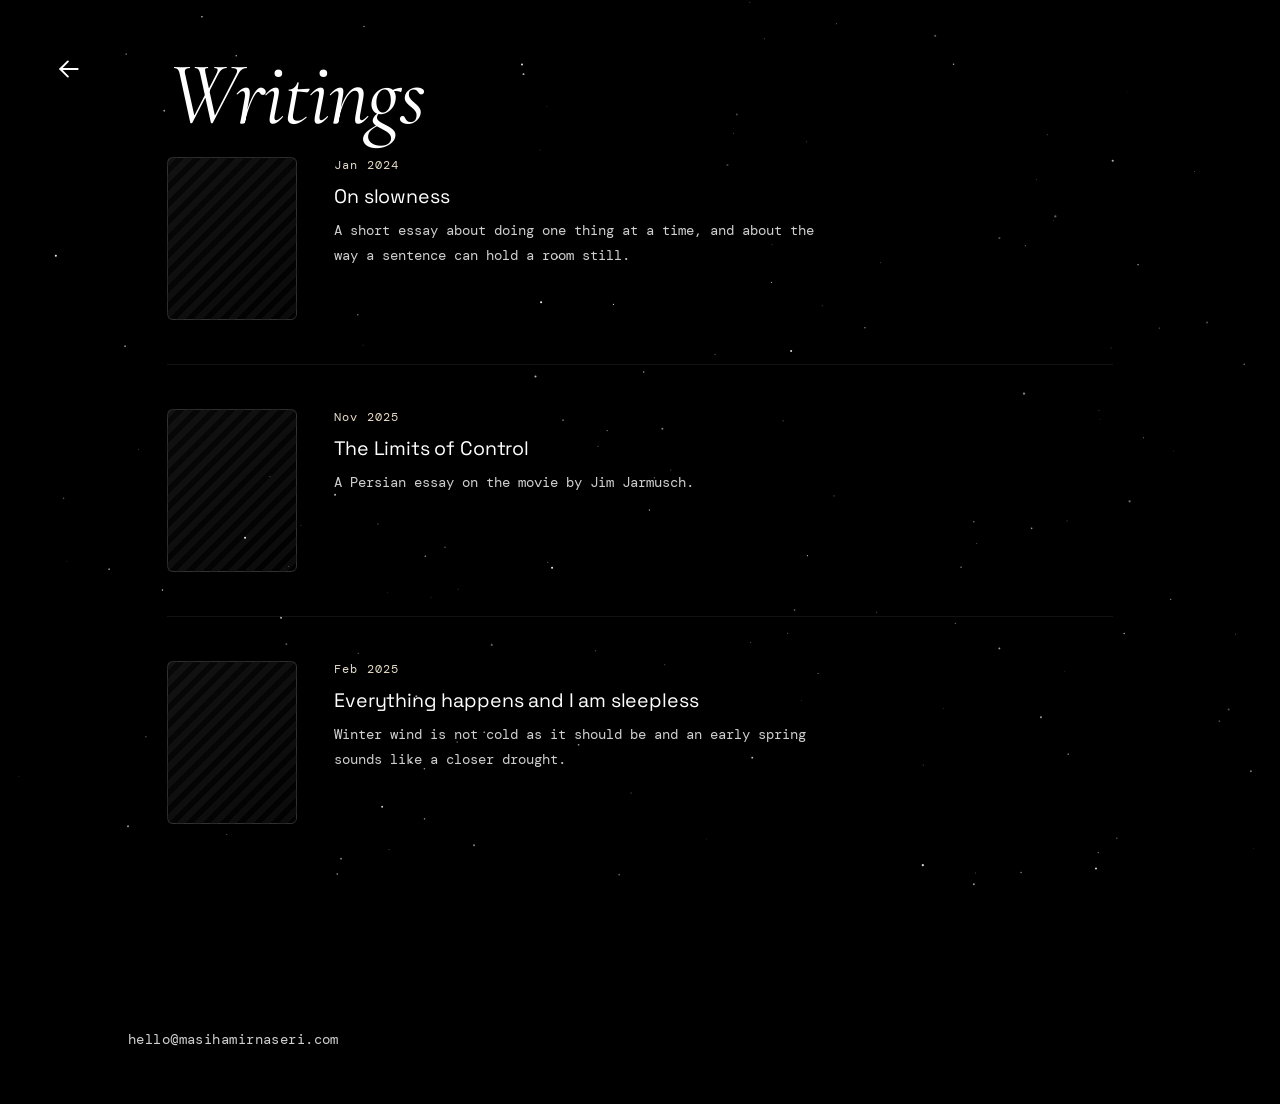
<file: writing.html>
<!DOCTYPE html>
<html lang="en">
<head>
    <meta charset="UTF-8">
    <meta name="viewport" content="width=device-width, initial-scale=1.0">
    <title>Writing — Masih Amirnaseri</title>
    <meta name="description" content="Essays, fiction, and occasional notes by Masih Amirnaseri.">
    <meta name="theme-color" content="#000000">
    <link rel="canonical" href="https://masihamirnaseri.com/writing.html">

    <meta property="og:type" content="website">
    <meta property="og:title" content="Writing — Masih Amirnaseri">
    <meta property="og:description" content="Essays, fiction, and occasional notes.">
    <meta property="og:url" content="https://masihamirnaseri.com/writing.html">

    <link rel="icon" href="data:image/svg+xml,<svg xmlns='http://www.w3.org/2000/svg' viewBox='0 0 100 100'><circle cx='50' cy='50' r='40' fill='%23a3f0a3'/><circle cx='65' cy='35' r='15' fill='black'/></svg>">
<link rel="preload" as="style" href="https://fonts.googleapis.com/css2?family=DM+Mono:ital,wght@0,300;0,400;0,500;1,300&family=Space+Grotesk:wght@300;400;500;600&family=Cormorant+Garamond:ital,wght@0,400;0,500;1,400&display=swap">
    <link rel="preconnect" href="https://fonts.googleapis.com">
    <link rel="preconnect" href="https://fonts.gstatic.com" crossorigin>
    <link href="https://fonts.googleapis.com/css2?family=DM+Mono:ital,wght@0,300;0,400;0,500;1,300&family=Space+Grotesk:wght@300;400;500;600&family=Cormorant+Garamond:ital,wght@0,400;0,500;1,400&display=swap" rel="stylesheet">

    <style>
        /* Reset */
        *, *::before, *::after { margin: 0; padding: 0; box-sizing: border-box; }

        /* Colors and fonts. Change here to change everywhere on this page. */
        :root {
            --bg: #000;
            --text: #ffffff;
            --text-soft: #cfcfcf;
            --text-muted: #8f8f8f;
            --text-faint: #6b6b6b;
            --line: rgba(255, 255, 255, 0.14);
            --line-soft: rgba(255, 255, 255, 0.07);

            /* Accent color for this page. Writing is cream. */
            --page-accent: #e8dcc8;

            --font-mono: 'DM Mono', ui-monospace, 'SF Mono', Menlo, monospace;
            --font-sans: 'Space Grotesk', system-ui, -apple-system, 'Segoe UI', sans-serif;
            --font-serif: 'Cormorant Garamond', Georgia, 'Times New Roman', serif;

            --ease-out: cubic-bezier(0.22, 0.61, 0.36, 1);
            --edge: 10vw;
        }

        /* Scrollbar */
        html {
            scrollbar-width: thin;
            scrollbar-color: transparent transparent;
            transition: scrollbar-color 0.8s ease;
        }
        html::-webkit-scrollbar { width: 5px; height: 5px; }
        html::-webkit-scrollbar-track { background: transparent; }
        html::-webkit-scrollbar-thumb {
            background: transparent;
            border-radius: 5px;
            transition: background 0.8s ease;
        }
        html.is-scrolling { scrollbar-color: rgba(255, 255, 255, 0.22) transparent; }
        html.is-scrolling::-webkit-scrollbar-thumb {
            background: rgba(255, 255, 255, 0.22);
        }

        /* Body */
        html, body {
            width: 100%;
            min-height: 100vh;
            min-height: 100dvh;
            background: var(--bg);
            color: var(--text);
            font-family: var(--font-mono);
            font-size: 17px;
            line-height: 1.6;
            -webkit-font-smoothing: antialiased;
            -moz-osx-font-smoothing: grayscale;
            overflow-x: clip;
        }

        a { color: inherit; }
        ::selection { background: var(--page-accent); color: #000; }

        .skip-link {
            position: fixed;
            top: -100px;
            left: 1rem;
            z-index: 300;
            padding: 0.7rem 1.2rem;
            background: var(--page-accent);
            color: #000;
            font-size: 0.78rem;
            letter-spacing: 0.12em;
            text-transform: uppercase;
            text-decoration: none;
            border-radius: 4px;
            transition: top 0.2s;
        }
        .skip-link:focus { top: 1rem; outline: 2px solid #fff; outline-offset: 2px; }

        canvas#starfield {
            position: fixed;
            inset: 0;
            z-index: 0;
            pointer-events: none;
        }

        .site {
            position: relative;
            z-index: 1;
            min-height: 100vh;
            min-height: 100dvh;
            display: flex;
            flex-direction: column;
        }

        main { position: relative; z-index: 2; flex: 1; }

        /* Footer */
        .site-footer {
            position: relative;
            z-index: 2;
            padding: 4rem var(--edge) 3rem;
            font-family: var(--font-mono);
            font-size: 0.85rem;
            letter-spacing: 0.03em;
            color: var(--text-muted);
        }
        .site-footer a {
            display: inline-block;
            color: var(--text-soft);
            text-decoration: none;
            padding-bottom: 1px;
            border-bottom: 1px solid transparent;
            transition: color 0.3s ease, border-color 0.3s ease;
        }
        .site-footer a:hover {
            color: var(--page-accent);
            border-bottom-color: var(--page-accent);
        }
        .site-footer a:focus-visible {
            outline: 2px solid var(--page-accent);
            outline-offset: 3px;
            border-radius: 2px;
        }

        /* Reveal on scroll */
        .js .reveal { opacity: 0; transform: translateY(16px); }
        .js .reveal.revealed {
            animation: revealIn 0.7s var(--ease-out) forwards;
            animation-delay: var(--reveal-delay, 0s);
        }
        @keyframes revealIn {
            from { opacity: 0; transform: translateY(16px); }
            to   { opacity: 1; transform: translateY(0); }
        }

        /* Page layout */
        .cat-layout {
            max-width: 1100px;
            margin: 0 auto;
            padding: 3rem 6vw 8rem;
        }

        /* Back button. Fixed to top-left. White arrow by default,
           fills with the page color on hover, arrow flips to black. */
        .cat-back {
            position: fixed;
            top: 2.5rem;
            left: 2.5rem;
            z-index: 20;
            display: inline-flex;
            align-items: center;
            justify-content: center;
            width: 52px;
            height: 52px;
            border-radius: 50%;
            background: transparent;
            color: #fff;
            text-decoration: none;
            transition: background-color 0.35s var(--ease-out), color 0.35s var(--ease-out);
        }
        .cat-back svg {
            display: block;
            width: 26px;
            height: 26px;
            stroke: currentColor;
            stroke-width: 1.75;
            fill: none;
            stroke-linecap: round;
            stroke-linejoin: round;
        }
        .cat-back:hover {
            background: var(--page-accent);
            color: #000;
        }
        .cat-back:focus-visible {
            outline: 2px solid var(--page-accent);
            outline-offset: 3px;
        }

        /* Page title. Writing uses an italic serif. */
        .cat-title {
            font-family: var(--font-serif);
            font-style: italic;
            font-weight: 400;
            font-size: clamp(2.8rem, 7vw, 5.5rem);
            line-height: 0.98;
            letter-spacing: -0.02em;
            color: #fff;
            margin: 0 0 1.1rem;
        }

        /* Intro line under the title. Serif, not italic. */
        .cat-intro {
            font-family: var(--font-serif);
            font-size: clamp(1.05rem, 1.5vw, 1.25rem);
            line-height: 1.6;
            color: var(--text-muted);
            max-width: 60ch;
            margin-bottom: 4rem;
        }

        /* List of entries */
        .cat-list {
            display: flex;
            flex-direction: column;
            gap: 2.6rem;
        }

        /* One entry. Thumbnail on the left, text on the right. */
        .cat-item {
            display: grid;
            grid-template-columns: 130px 1fr;
            gap: 2.2rem;
            align-items: start;
            padding-bottom: 2.6rem;
            border-bottom: 1px solid var(--line-soft);
        }
        .cat-item:last-child { border-bottom: none; padding-bottom: 0; }

        /* Thumbnail. Replace with <img src="..."> when you have images. */
        .cat-item-thumb {
            width: 100%;
            aspect-ratio: 4 / 5;
            border: 1px solid var(--line);
            border-radius: 6px;
            overflow: hidden;
            background:
                repeating-linear-gradient(135deg,
                    rgba(255, 255, 255, 0.04) 0,
                    rgba(255, 255, 255, 0.04) 6px,
                    transparent 6px,
                    transparent 12px),
                linear-gradient(135deg, rgba(255,255,255,0.03), rgba(255,255,255,0.005));
        }
        .cat-item-thumb img {
            width: 100%;
            height: 100%;
            object-fit: cover;
            display: block;
        }

        .cat-item-body { min-width: 0; }

        /* Small label above the item title (date, status, etc.) */
        .cat-item-meta {
            font-family: var(--font-mono);
            font-size: 0.68rem;
            letter-spacing: 0.1em;
            color: var(--page-accent);
            margin-bottom: 0.5rem;
        }

        .cat-item-title {
            font-family: var(--font-sans);
            font-size: 1.15rem;
            font-weight: 400;
            color: #fff;
            line-height: 1.3;
            letter-spacing: -0.008em;
            margin-bottom: 0.5rem;
        }

        .cat-item-desc {
            font-size: 0.85rem;
            line-height: 1.7;
            color: var(--text-soft);
            max-width: 62ch;
        }

        /* Mobile */
        @media (max-width: 900px) {
            .cat-back {
                position: static;
                margin-bottom: 1.5rem;
                width: 44px;
                height: 44px;
            }
            .cat-back svg { width: 22px; height: 22px; }
            .cat-layout { padding: 2rem 6vw 6rem; }
            .cat-title { font-size: clamp(2.4rem, 11vw, 3.6rem); margin-bottom: 0.9rem; }
            .cat-intro { font-size: 1rem; margin-bottom: 3rem; }
            .cat-list { gap: 2.2rem; }
            .cat-item {
                grid-template-columns: 100px 1fr;
                gap: 1.3rem;
                padding-bottom: 2.2rem;
            }
            .cat-item-title { font-size: 1.05rem; }
            .cat-item-desc { font-size: 0.82rem; }
            .site-footer { padding: 3rem 6vw 2rem; font-size: 0.78rem; }
        }

        @media (prefers-reduced-motion: reduce) {
            *, *::before, *::after {
                animation-duration: 0.01ms !important;
                animation-delay: 0s !important;
                animation-iteration-count: 1 !important;
                transition-duration: 0.01ms !important;
                transition-delay: 0s !important;
            }
        }
    </style>

    <script>document.documentElement.classList.add('js');</script>
</head>

<body>

<a class="skip-link" href="#content">Skip to content</a>
<canvas id="starfield" aria-hidden="true"></canvas>

<div class="site">

    <main id="content">

        <article class="cat-layout">

            <!-- Back button -->
            <a href="index.html" class="cat-back" aria-label="Back">
                <svg viewBox="0 0 24 24" aria-hidden="true">
                    <line x1="20" y1="12" x2="4" y2="12"></line>
                    <polyline points="11 5 4 12 11 19"></polyline>
                </svg>
            </a>

            <!-- Page title and intro -->
            <h1 class="cat-title">Writings</h1>

            <!-- Entries. Duplicate a .cat-item block for each new piece. -->
            <div class="cat-list">

                <article class="cat-item reveal">
                    <div class="cat-item-thumb" aria-hidden="true"></div>
                    <div class="cat-item-body">
                        <div class="cat-item-meta">Jan 2024</div>
                        <h2 class="cat-item-title">On slowness</h2>
                        <p class="cat-item-desc">A short essay about doing one thing at a time, and about the way a sentence can hold a room still.</p>
                    </div>
                </article>

                <article class="cat-item reveal" style="--reveal-delay: 0.06s">
                    <div class="cat-item-thumb" aria-hidden="true"></div>
                    <div class="cat-item-body">
                        <div class="cat-item-meta">Nov 2025</div>
                        <h2 class="cat-item-title">The Limits of Control</h2>
                        <p class="cat-item-desc">A Persian essay on the movie by Jim Jarmusch.</p>
                    </div>
                </article>

                <article class="cat-item reveal" style="--reveal-delay: 0.12s">
                    <div class="cat-item-thumb" aria-hidden="true"></div>
                    <div class="cat-item-body">
                        <div class="cat-item-meta">Feb 2025</div>
                        <h2 class="cat-item-title">Everything happens and I am sleepless</h2>
                        <p class="cat-item-desc">Winter wind is not cold as it should be and an early spring sounds like a closer drought.</p>
                    </div>
                </article>

            </div>

        </article>

    </main>

    <footer class="site-footer">
        <a href="mailto:hello@masihamirnaseri.com">hello@masihamirnaseri.com</a>
    </footer>

</div>

<script>
// Starfield
(function starfield() {
    const canvas = document.getElementById('starfield');
    if (!canvas) return;
    const ctx = canvas.getContext('2d');
    let w = 0, h = 0;
    let stars = [];

    function spawn() {
        return {
            x: Math.random(), y: Math.random(),
            r: Math.random() * 0.9 + 0.25,
            alpha: Math.random() * 0.7 + 0.25
        };
    }
    function resize() {
        w = canvas.width = window.innerWidth;
        h = canvas.height = window.innerHeight;
        const count = Math.min(260, Math.floor((w * h) / 8000));
        stars = Array.from({ length: count }, spawn);
        draw();
    }
    function draw() {
        ctx.clearRect(0, 0, w, h);
        for (const s of stars) {
            ctx.fillStyle = 'rgba(255,255,255,' + s.alpha.toFixed(3) + ')';
            ctx.beginPath();
            ctx.arc(s.x * w, s.y * h, s.r, 0, Math.PI * 2);
            ctx.fill();
        }
    }
    window.addEventListener('resize', resize);
    resize();
})();

// Reveal on scroll
(function setupReveals() {
    const els = document.querySelectorAll('.reveal');
    if (!els.length) return;
    const observer = new IntersectionObserver((entries) => {
        for (const entry of entries) {
            if (entry.isIntersecting) {
                entry.target.classList.add('revealed');
                observer.unobserve(entry.target);
            }
        }
    }, { threshold: 0.12, rootMargin: '0px 0px -60px 0px' });
    els.forEach(el => observer.observe(el));
})();

// Scrollbar fade
(function minimalScrollbar() {
    const root = document.documentElement;
    let timer = null;
    window.addEventListener('scroll', () => {
        root.classList.add('is-scrolling');
        if (timer) clearTimeout(timer);
        timer = setTimeout(() => root.classList.remove('is-scrolling'), 1000);
    }, { passive: true });
})();
</script>

</body>
</html>
</file>
<file: style.css>
/* Reset */
*, *::before, *::after { margin: 0; padding: 0; box-sizing: border-box; }

/* Colors and fonts. Change a value here and it updates everywhere. */
:root {
    --bg: #000;
    --text: #ffffff;
    --text-soft: #cfcfcf;
    --text-muted: #8f8f8f;
    --text-faint: #6b6b6b;
    --line: rgba(255, 255, 255, 0.14);
    --line-soft: rgba(255, 255, 255, 0.07);
    --accent: #a3f0a3;
    --page-accent: var(--accent);
    --radius-md: 10px;

    --font-mono: 'DM Mono', ui-monospace, 'SF Mono', Menlo, monospace;
    --font-sans: 'Space Grotesk', system-ui, -apple-system, 'Segoe UI', sans-serif;
    --font-serif: 'Cormorant Garamond', Georgia, 'Times New Roman', serif;
    --font-pixel: 'Silkscreen', 'DM Mono', monospace;

    --ease-out: cubic-bezier(0.22, 0.61, 0.36, 1);
    --edge: 10vw;
}

/* Scrollbar: hidden at rest, fades in while scrolling. */
html {
    scrollbar-width: thin;
    scrollbar-color: transparent transparent;
    transition: scrollbar-color 0.8s ease;
}
html::-webkit-scrollbar { width: 5px; height: 5px; }
html::-webkit-scrollbar-track { background: transparent; }
html::-webkit-scrollbar-thumb {
    background: transparent;
    border-radius: 5px;
    transition: background 0.8s ease;
}
html.is-scrolling { scrollbar-color: rgba(255, 255, 255, 0.22) transparent; }
html.is-scrolling::-webkit-scrollbar-thumb {
    background: rgba(255, 255, 255, 0.22);
    transition: background 0.15s ease;
}
html.is-scrolling::-webkit-scrollbar-thumb:hover {
    background: rgba(255, 255, 255, 0.4);
}

/* Page base */
html, body {
    width: 100%;
    min-height: 100vh;
    min-height: 100dvh;
    background: var(--bg);
    color: var(--text);
    font-family: var(--font-mono);
    font-size: 17px;
    line-height: 1.6;
    -webkit-font-smoothing: antialiased;
    -moz-osx-font-smoothing: grayscale;
    overflow-x: clip;
}

a { color: inherit; }
button { font: inherit; color: inherit; background: none; border: none; cursor: pointer; }
::selection { background: var(--accent); color: #000; }

/* Skip link */
.skip-link {
    position: fixed;
    top: -100px;
    left: 1rem;
    z-index: 300;
    padding: 0.7rem 1.2rem;
    background: var(--accent);
    color: #000;
    font-size: 0.78rem;
    letter-spacing: 0.12em;
    text-transform: uppercase;
    text-decoration: none;
    border-radius: 4px;
    transition: top 0.2s;
}
.skip-link:focus { top: 1rem; outline: 2px solid #fff; outline-offset: 2px; }

/* Starfield canvas */
canvas#starfield {
    position: fixed;
    inset: 0;
    z-index: 0;
    pointer-events: none;
}

/* Site wrapper */
.site {
    position: relative;
    z-index: 1;
    min-height: 100vh;
    min-height: 100dvh;
    display: flex;
    flex-direction: column;
}
main { position: relative; z-index: 2; flex: 1; }

/* Reveal on scroll */
.js .reveal { opacity: 0; transform: translateY(16px); }
.js .reveal.revealed {
    animation: revealIn 0.7s var(--ease-out) forwards;
    animation-delay: var(--reveal-delay, 0s);
}
@keyframes revealIn {
    from { opacity: 0; transform: translateY(16px); }
    to   { opacity: 1; transform: translateY(0); }
}

/* Footer */
.site-footer {
    position: relative;
    z-index: 2;
    padding: 4rem var(--edge) 3rem;
    font-family: var(--font-mono);
    font-size: 0.85rem;
    letter-spacing: 0.03em;
    color: var(--text-muted);
}
.site-footer a {
    display: inline-block;
    color: var(--text-soft);
    text-decoration: none;
    padding-bottom: 1px;
    border-bottom: 1px solid transparent;
    transition: color 0.3s ease, border-color 0.3s ease;
}
.site-footer a:hover {
    color: var(--accent);
    border-bottom-color: var(--accent);
}
.site-footer a:focus-visible {
    outline: 2px solid var(--accent);
    outline-offset: 3px;
    border-radius: 2px;
}

/* Hero */
.landing {
    position: relative;
    min-height: 100vh;
    min-height: 100dvh;
    display: flex;
    align-items: center;
    padding: 4rem var(--edge);
}
.landing-text {
    position: relative;
    z-index: 3;
    max-width: 40ch;
    font-family: var(--font-sans);
}
.main-name {
    font-size: clamp(2.6rem, 4.6vw, 3.6rem);
    font-weight: 300;
    line-height: 1.08;
    letter-spacing: -0.01em;
    margin-bottom: 1rem;
}
.main-name .accent { color: #8ee89a; font-weight: 400; }
.welcome-sub {
    font-size: 1.15rem;
    font-weight: 400;
    color: var(--text-soft);
    line-height: 1.6;
    max-width: 36ch;
}

/* Solar system */
.solar-system-container {
    position: absolute;
    right: var(--edge);
    top: 50%;
    transform: translateY(-50%);
    width: 460px;
    height: 520px;
    z-index: 2;
    pointer-events: none;
}
.solar-system {
    position: absolute;
    left: 50%;
    top: 50%;
    width: 0;
    height: 0;
}

.central-star {
    position: absolute;
    left: 0; top: 0;
    width: 14px; height: 14px;
    margin-left: -7px;
    margin-top: -7px;
    pointer-events: none;
}
.central-star::before {
    content: '';
    position: absolute;
    left: 50%; top: 50%;
    width: 60px; height: 60px;
    margin-left: -30px; margin-top: -30px;
    border-radius: 50%;
    background: radial-gradient(circle, rgba(255,255,255,0.55), rgba(255,255,255,0.14) 40%, transparent 70%);
}
.central-star::after {
    content: '';
    position: absolute;
    inset: 0;
    border-radius: 50%;
    background: #fff;
}

/* --r is the ring's radius. Change to resize an orbit. */
.orbit-ring {
    position: absolute;
    left: 0; top: 0;
    width: calc(var(--r) * 2);
    height: calc(var(--r) * 2);
    margin-left: calc(var(--r) * -1);
    margin-top: calc(var(--r) * -1);
    border-radius: 50%;
    border: 1px solid rgba(255,255,255,0.09);
}
.orbit-ring[data-orbit="1"] { --r: 55px; }
.orbit-ring[data-orbit="2"] { --r: 105px; }
.orbit-ring[data-orbit="3"] { --r: 160px; }
.orbit-ring[data-orbit="4"] { --r: 210px; }

/* Rotating arm. Planet sits at its tip. */
.orbit {
    position: absolute;
    left: 0;
    top: 0;
    width: 0;
    height: 0;
    animation: orbitSpin var(--orbit-duration) linear infinite;
    animation-delay: var(--orbit-delay);
}
@keyframes orbitSpin {
    from { transform: rotate(0deg); }
    to   { transform: rotate(360deg); }
}

.planet {
    position: absolute;
    left: 0;
    top: 0;
    width: 0;
    height: 0;
    transform: translateX(var(--orbit-r));
}

.planet-glow {
    position: absolute;
    left: 0; top: 0;
    width: calc(var(--planet-size) * 3.2);
    height: calc(var(--planet-size) * 3.2);
    margin-left: calc(var(--planet-size) * -1.6);
    margin-top:  calc(var(--planet-size) * -1.6);
    border-radius: 50%;
    background: radial-gradient(circle, rgba(255,255,255,0.16), rgba(255,255,255,0.05) 35%, transparent 68%);
    pointer-events: none;
}

.planet-body {
    position: absolute;
    left: 0; top: 0;
    width: var(--planet-size);
    height: var(--planet-size);
    margin-left: calc(var(--planet-size) * -0.5);
    margin-top:  calc(var(--planet-size) * -0.5);
    border-radius: 50%;
    background: var(--planet-color);
    box-shadow:
        inset -4px -4px 12px rgba(0,0,0,0.5),
        inset 2px 2px 8px rgba(255,255,255,0.15);
}
.planet-body::before {
    content: '';
    position: absolute;
    inset: 0;
    border-radius: 50%;
    background:
        radial-gradient(circle at 30% 30%, rgba(255,255,255,0.15), transparent 50%),
        radial-gradient(circle at 70% 60%, rgba(0,0,0,0.2), transparent 40%);
}
.planet-body::after {
    content: '';
    position: absolute;
    inset: -2px;
    border-radius: 50%;
    border: 1px solid rgba(255,255,255,0.1);
}

.planet-rings {
    position: absolute;
    left: 0; top: 0;
    width: calc(var(--planet-size) * 1.45);
    height: calc(var(--planet-size) * 1.45);
    margin-left: calc(var(--planet-size) * 1.45 * -0.5);
    margin-top:  calc(var(--planet-size) * 1.45 * -0.5);
    border-radius: 50%;
    border: 1.5px solid rgba(255,255,255,0.09);
    transform: rotateX(75deg);
}

/* Per-planet size, color, orbit distance and speed. */
.planet-writing     { --planet-size: 34px; --planet-color: #e8dcc8; --orbit-r: 55px;  --orbit-duration: 28s; --orbit-delay: 0s; }
.planet-exhibitions { --planet-size: 42px; --planet-color: #92b3d6; --orbit-r: 105px; --orbit-duration: 42s; --orbit-delay: -14s; }
.planet-games       { --planet-size: 42px; --planet-color: #7cbf92; --orbit-r: 160px; --orbit-duration: 62s; --orbit-delay: -26s; }
.planet-development { --planet-size: 48px; --planet-color: #a998dd; --orbit-r: 210px; --orbit-duration: 92s; --orbit-delay: -48s; }

/* About */
.about { position: relative; padding: 8rem 8vw; }
.about-inner { width: 100%; max-width: 1200px; margin: 0 auto; }
.about-hero {
    display: flex;
    flex-wrap: wrap;
    gap: 4rem;
    align-items: flex-start;
}
.about-text { flex: 1 1 340px; min-width: 300px; }

.section-title {
    font-family: var(--font-sans);
    font-size: clamp(2.2rem, 3.4vw, 3rem);
    font-weight: 300;
    color: #fff;
    margin-bottom: 2rem;
    letter-spacing: -0.01em;
    line-height: 1.15;
}
.section-title::after {
    content: '';
    display: block;
    width: 48px;
    height: 1px;
    background: rgba(255,255,255,0.5);
    margin-top: 1.1rem;
}
.about-bio {
    font-size: 0.92rem;
    line-height: 1.8;
    color: var(--text-soft);
    max-width: 62ch;
}
.about-bio p { margin-bottom: 1.2rem; }

/* Social icons */
.social-row {
    display: flex;
    flex-wrap: wrap;
    gap: 0.35rem;
    margin-top: 2.2rem;
    align-items: center;
    margin-left: -0.5rem;
}
.social-icon {
    display: inline-flex;
    align-items: center;
    justify-content: center;
    color: var(--text-muted);
    text-decoration: none;
    width: 42px;
    height: 42px;
    transition: color 0.4s ease;
}
.social-icon svg { display: block; fill: currentColor; transition: fill 0.4s ease; }
.social-icon.youtube svg   { width: 34px; height: 24px; }
.social-icon.instagram svg { width: 27px; height: 27px; }
.social-icon.github svg    { width: 28px; height: 28px; }
.social-icon:focus-visible {
    outline: 2px solid var(--accent);
    outline-offset: 1px;
    border-radius: 6px;
}
.social-icon.youtube:hover   { color: #ff2d2d; }
.social-icon.instagram:hover { color: #e1306c; }
.social-icon.github:hover    { color: #a998dd; }

/* Portrait placeholder */
.about-portrait {
    flex: 1 1 340px;
    min-width: 280px;
    max-width: 420px;
    aspect-ratio: 4 / 5;
    border: 1px solid var(--line);
    border-radius: var(--radius-md);
    display: flex;
    align-items: center;
    justify-content: center;
    color: var(--text-faint);
    font-size: 0.8rem;
    text-transform: uppercase;
    letter-spacing: 0.2em;
    background: linear-gradient(135deg, rgba(255,255,255,0.03), rgba(255,255,255,0.01));
    margin-left: auto;
}

/* Category scenes */
.scenes { position: relative; }

.category-scene {
    position: relative;
    min-height: 100vh;
    min-height: 100dvh;
    display: flex;
    flex-direction: column;
    align-items: center;
    justify-content: center;
    gap: 3.5rem;
    padding: 8rem 8vw;
    overflow: hidden;
    text-decoration: none;
    color: inherit;
    cursor: pointer;
}
.category-scene:focus-visible { outline: none; }

.category-scene[data-cat="writing"]     { --cat-color: #e8dcc8; --cat-glow: rgba(232, 220, 200, 0.5); }
.category-scene[data-cat="exhibitions"] { --cat-color: #92b3d6; --cat-glow: rgba(146, 179, 214, 0.5); }
.category-scene[data-cat="games"]       { --cat-color: #7cbf92; --cat-glow: rgba(124, 191, 146, 0.5); }
.category-scene[data-cat="development"] { --cat-color: #a998dd; --cat-glow: rgba(169, 152, 221, 0.5); }

.scene-planet {
    flex: 0 0 auto;
    display: flex;
    align-items: center;
    justify-content: center;
    opacity: 0;
    will-change: transform, opacity;
    transition:
        opacity 1s var(--ease-out),
        transform 1.2s var(--ease-out);
}
.category-scene[data-side="left"] .scene-planet {
    transform: translate3d(-100vw, 0, 0);
}
.category-scene[data-side="right"] .scene-planet {
    transform: translate3d(100vw, 0, 0);
}
.category-scene.visible .scene-planet {
    opacity: 1;
    transform: translate3d(0, 0, 0);
}

.planet-big {
    --big-size: 200px;
    width: var(--big-size);
    height: var(--big-size);
    border-radius: 50%;
    background: var(--big-color);
    position: relative;
    box-shadow:
        inset calc(var(--big-size) * -0.09) calc(var(--big-size) * -0.09) calc(var(--big-size) * 0.24) rgba(0,0,0,0.55),
        inset calc(var(--big-size) * 0.05) calc(var(--big-size) * 0.05) calc(var(--big-size) * 0.14) rgba(255,255,255,0.15);
}
.planet-big::before {
    content: '';
    position: absolute;
    left: 50%; top: 50%;
    width: 280%; height: 280%;
    margin-left: -140%; margin-top: -140%;
    border-radius: 50%;
    background: radial-gradient(circle, var(--big-glow), transparent 65%);
    pointer-events: none;
}
.planet-big::after {
    content: '';
    position: absolute;
    inset: 0;
    border-radius: 50%;
    background:
        radial-gradient(circle at 30% 30%, rgba(255,255,255,0.18), transparent 50%),
        radial-gradient(circle at 70% 65%, rgba(0,0,0,0.22), transparent 45%);
    border: 1px solid rgba(255,255,255,0.09);
}
.planet-big-ring {
    position: absolute;
    top: 50%; left: 50%;
    width: 165%; height: 165%;
    border-radius: 50%;
    border: 1.5px solid rgba(255,255,255,0.14);
    transform: translate(-50%, -50%) rotateX(72deg);
    pointer-events: none;
}

.planet-big--writing     { --big-color: #e8dcc8; --big-glow: rgba(232, 220, 200, 0.18); }
.planet-big--exhibitions { --big-color: #92b3d6; --big-glow: rgba(146, 179, 214, 0.22); }
.planet-big--games       { --big-color: #7cbf92; --big-glow: rgba(124, 191, 146, 0.22); }
.planet-big--development { --big-color: #a998dd; --big-glow: rgba(169, 152, 221, 0.24); }

.scene-name {
    font-family: var(--font-sans);
    font-size: clamp(2.2rem, 5vw, 4rem);
    font-weight: 300;
    line-height: 1;
    letter-spacing: -0.035em;
    color: var(--cat-color);
    opacity: 0;
    transition:
        opacity 0.9s var(--ease-out) 1.1s,
        text-shadow 0.4s ease;
    will-change: opacity;
}
.category-scene.visible .scene-name { opacity: 1; }
.category-scene:hover .scene-name,
.category-scene:focus-visible .scene-name {
    text-shadow: 0 0 32px var(--cat-glow);
}

/* Mobile */
@media (max-width: 900px) {
    .landing { padding: 4rem 6vw; flex-direction: column; align-items: flex-start; }
    .solar-system-container {
        position: relative;
        right: auto; top: auto;
        transform: none;
        margin: 4rem auto 0;
        width: 340px; height: 400px;
        align-self: center;
    }

    .orbit-ring[data-orbit="1"] { --r: 38px; }
    .orbit-ring[data-orbit="2"] { --r: 72px; }
    .orbit-ring[data-orbit="3"] { --r: 110px; }
    .orbit-ring[data-orbit="4"] { --r: 145px; }

    .planet-writing     { --orbit-r: 38px;  }
    .planet-exhibitions { --orbit-r: 72px;  }
    .planet-games       { --orbit-r: 110px; }
    .planet-development { --orbit-r: 145px; }

    .main-name { font-size: 2.3rem; }
    .welcome-sub { font-size: 1.05rem; }

    .about { padding: 5rem 6vw; }
    .about-hero { gap: 3rem; }
    .about-portrait { width: 100%; margin-left: 0; max-width: 100%; }

    .category-scene { gap: 2.5rem; padding: 7rem 6vw; }
    .category-scene[data-side="left"] .scene-planet { transform: translate3d(-110vw, 0, 0); }
    .category-scene[data-side="right"] .scene-planet { transform: translate3d(110vw, 0, 0); }
    .category-scene.visible .scene-planet { transform: translate3d(0, 0, 0); }

    .planet-big { --big-size: 150px; }
    .scene-name { font-size: clamp(1.9rem, 8vw, 2.6rem); }

    .site-footer { padding: 3rem 6vw 2rem; font-size: 0.78rem; }
}

@media (max-width: 600px) {
    .social-row { gap: 0.3rem; margin-left: -0.4rem; }
    .social-icon { width: 38px; height: 38px; }
    .social-icon.youtube svg   { width: 30px; height: 21px; }
    .social-icon.instagram svg { width: 24px; height: 24px; }
    .social-icon.github svg    { width: 25px; height: 25px; }

    .site-footer { font-size: 0.72rem; }
}

/* Respect reduced motion */
@media (prefers-reduced-motion: reduce) {
    *, *::before, *::after {
        animation-duration: 0.01ms !important;
        animation-delay: 0s !important;
        animation-iteration-count: 1 !important;
        transition-duration: 0.01ms !important;
        transition-delay: 0s !important;
    }
    .orbit { animation-play-state: paused; }
    .scene-planet,
    .scene-name { opacity: 1 !important; transform: none !important; }
}
</file>
